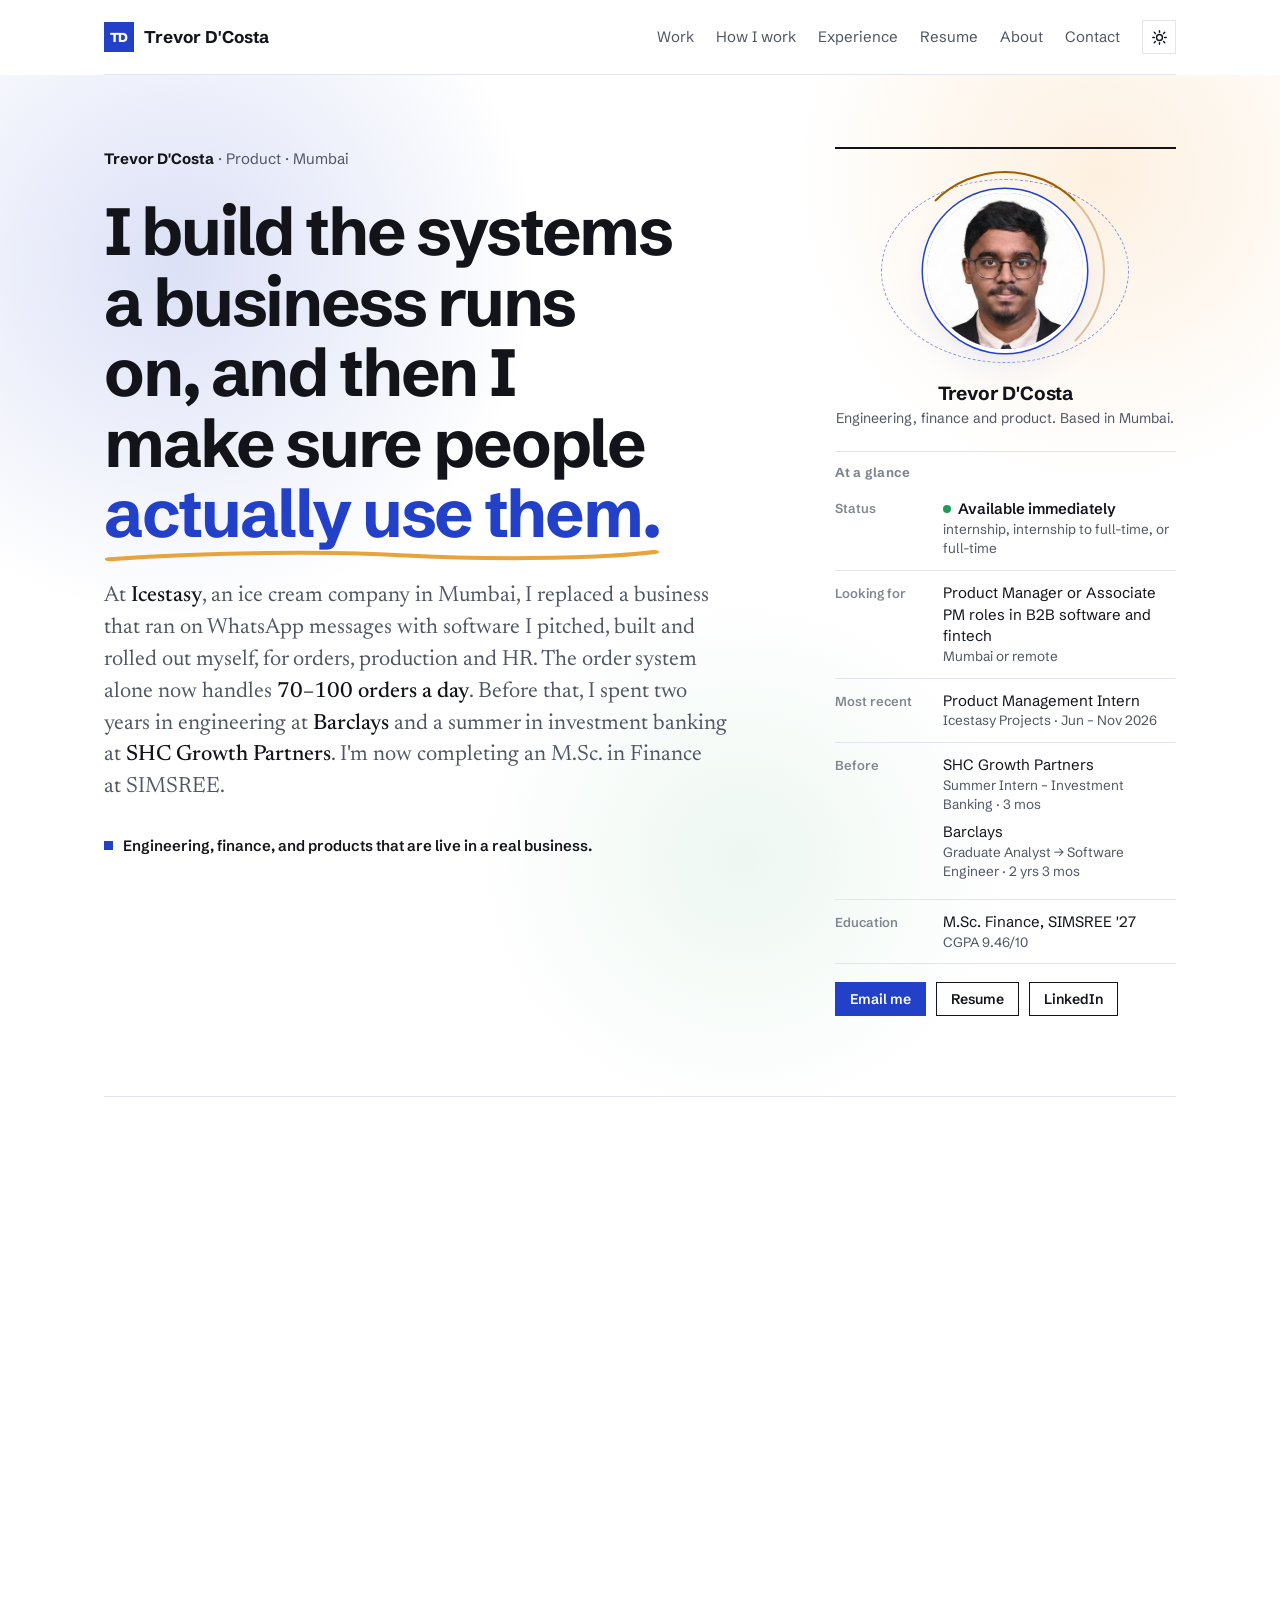
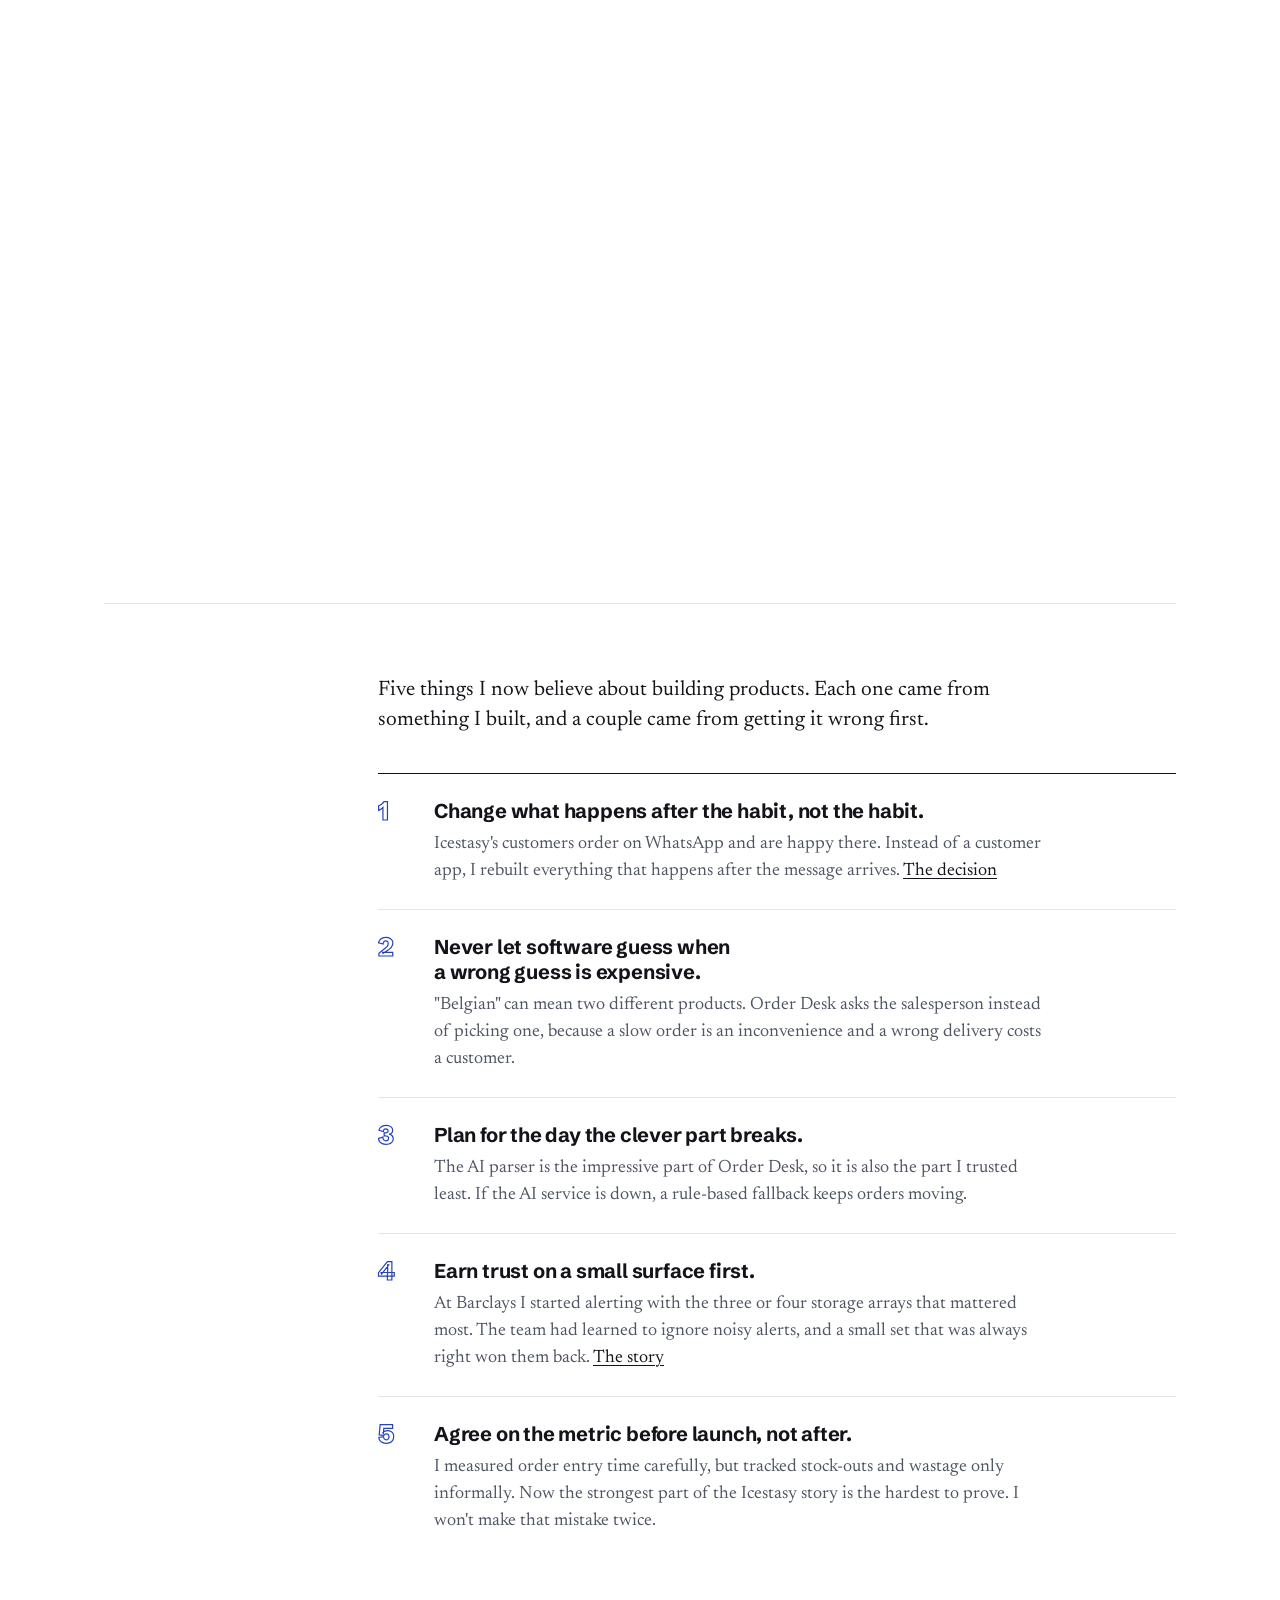
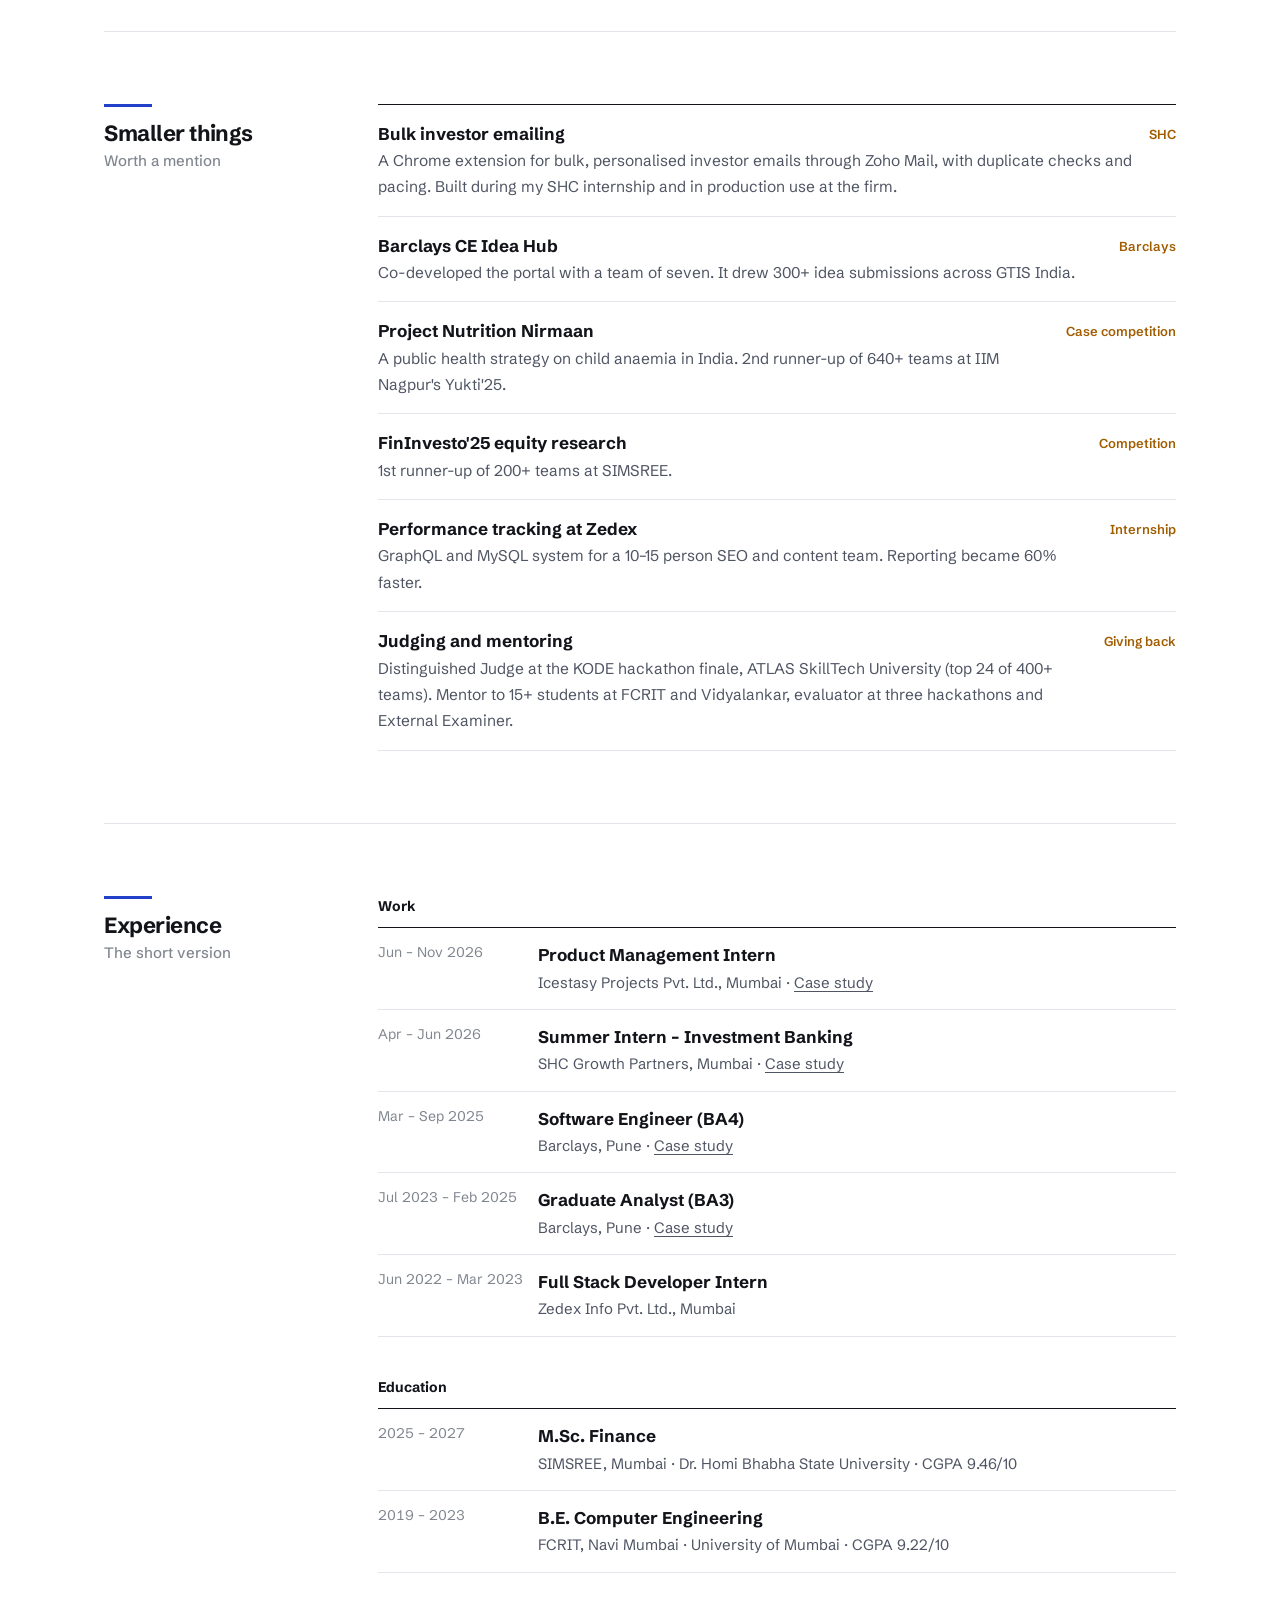
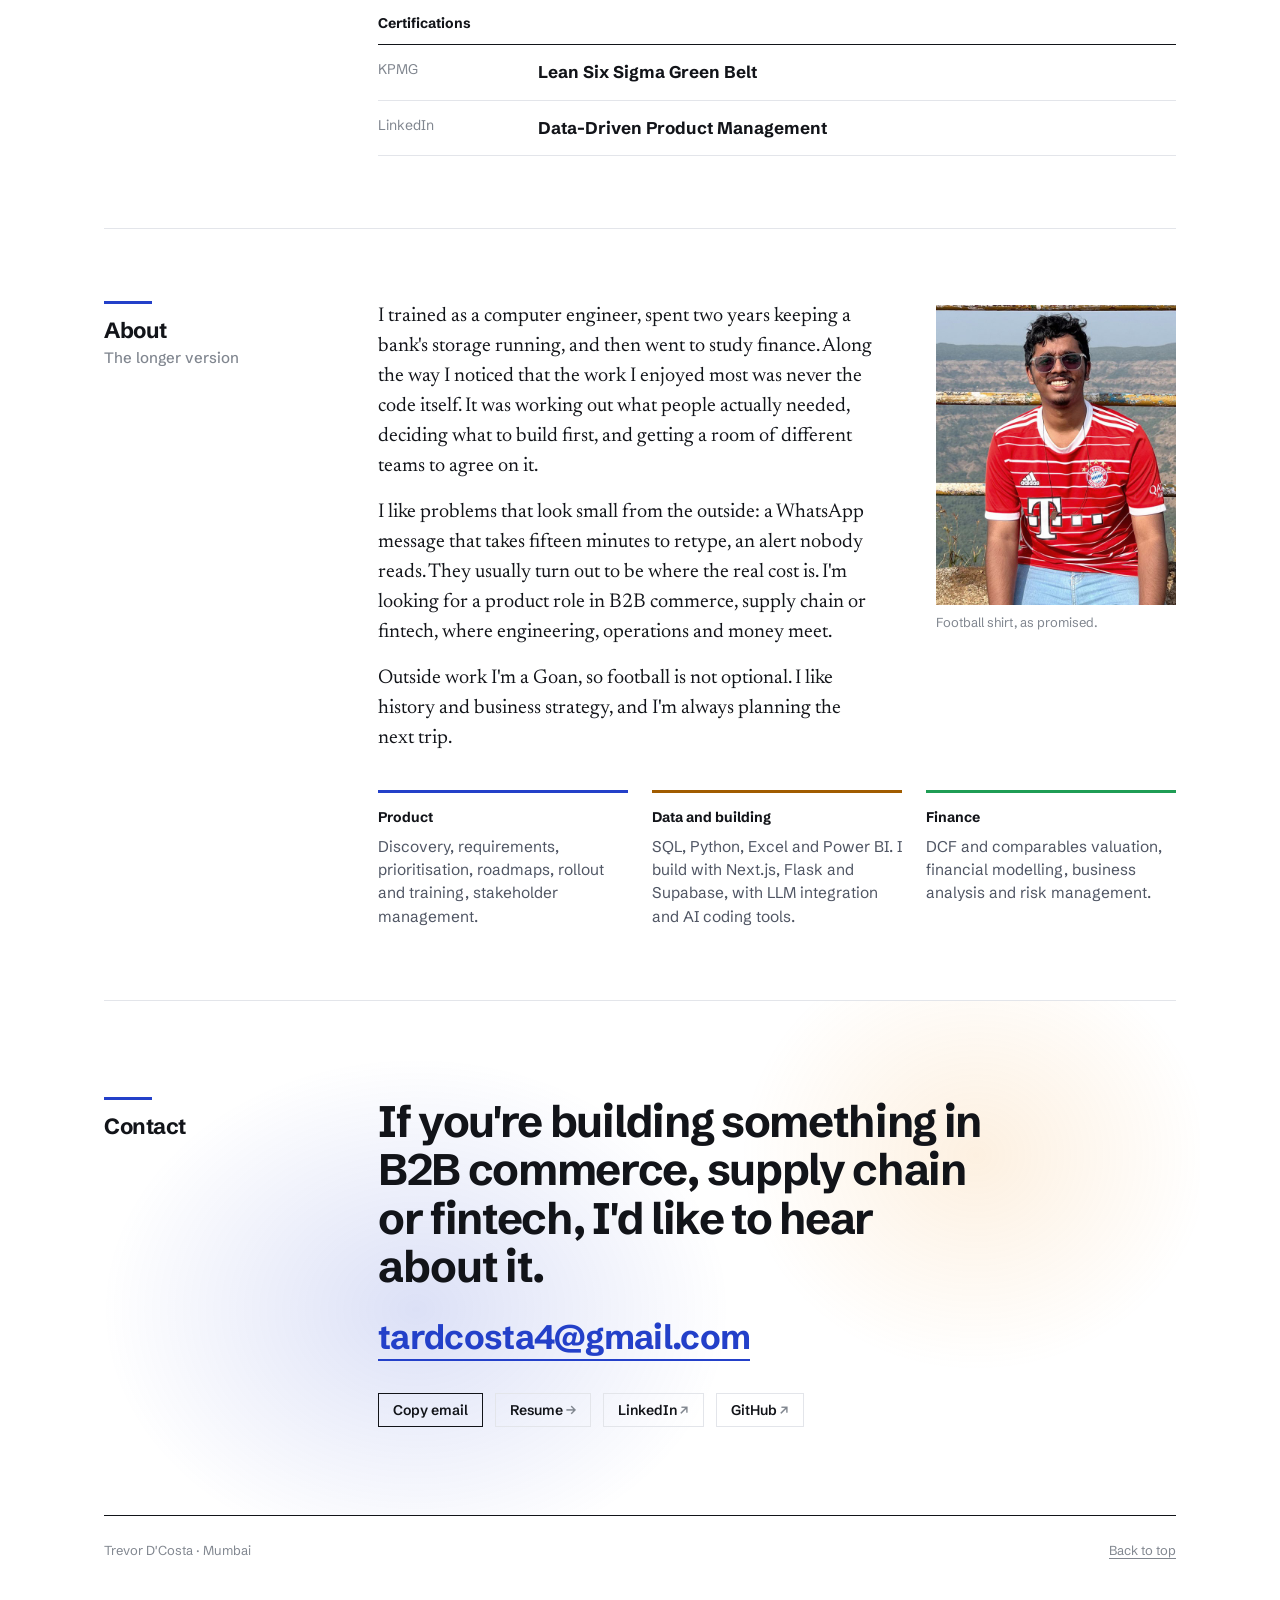
<file: index.html>
<!DOCTYPE html>
<html lang="en">
<head>
<meta charset="utf-8">
<meta name="viewport" content="width=device-width, initial-scale=1">
<title>Trevor D'Costa</title>
<meta name="description" content="Trevor D'Costa builds the systems a business runs on. Product Management Intern at Icestasy; formerly a software engineer at Barclays and an investment banking intern at SHC Growth Partners.">
<meta property="og:title" content="Trevor D'Costa">
<meta property="og:description" content="I build the systems a business runs on, and then I make sure people actually use them.">
<meta property="og:type" content="website">
<meta property="og:url" content="https://dcostat04.github.io/trevorportfolio/">
<meta name="theme-color" content="#2340c9">
<meta property="og:image" content="https://dcostat04.github.io/trevorportfolio/og.png">
<meta property="og:image:width" content="1200">
<meta property="og:image:height" content="630">
<meta property="og:image:alt" content="Trevor D'Costa: I build the systems a business runs on, and then I make sure people actually use them.">
<meta name="twitter:card" content="summary_large_image">
<link rel="icon" href="favicon.svg" type="image/svg+xml">
<link rel="preconnect" href="https://fonts.googleapis.com">
<link rel="preconnect" href="https://fonts.gstatic.com" crossorigin>
<link rel="stylesheet" href="https://fonts.googleapis.com/css2?family=Schibsted+Grotesk:wght@400;500;600;700;800&family=Newsreader:ital,opsz,wght@0,6..72,400;0,6..72,500;1,6..72,400&display=swap">
<link rel="stylesheet" href="css/site.css?v=8">
<script src="js/ui.js?v=5"></script>
</head>
<body>
<a class="skip" href="#work">Skip to work</a>
<div class="wrap">

  <header class="top">
    <a class="me" href="./"><span class="mark" aria-hidden="true">TD</span>Trevor D'Costa</a>
    <nav aria-label="Main">
      <a href="#work">Work</a>
      <a href="#principles">How I work</a>
      <a href="#record">Experience</a>
      <a href="resume.html">Resume</a>
      <a href="#about">About</a>
      <a href="#contact">Contact</a>
    </nav>
  </header>

  <div class="hero">
    <div class="row">
      <div class="hero-text">
        <p class="kicker"><b>Trevor D'Costa</b> · Product · Mumbai</p>
        <h1>I build the systems a business runs on, and then I make sure people <em>actually use them.</em></h1>
        <p class="facts">At <b>Icestasy</b>, an ice cream company in Mumbai, I replaced a business that ran on WhatsApp messages with software I pitched, built and rolled out myself, for orders, production and HR. The order system alone now handles <b>70–100 orders a day</b>. Before that, I spent two years in engineering at <b>Barclays</b> and a summer in investment banking at <b>SHC Growth Partners</b>. I'm now completing an M.Sc. in Finance at SIMSREE.</p>
        <p class="now">Engineering, finance, and products that are live in a real business.</p>
      </div>
      <aside class="glance" id="glance" aria-label="At a glance">
        <h2>At a glance</h2>
        <noscript><p class="note">Open to PM and APM roles in B2B software and fintech, available immediately. <a href="mailto:tardcosta4@gmail.com">tardcosta4@gmail.com</a></p></noscript>
      </aside>
    </div>
  </div>


  <div class="ticker" aria-label="Skills"><div class="ticker-track"><ul><li>Product discovery</li><li>Requirements</li><li>Prioritisation</li><li>Roadmaps</li><li>Stakeholder management</li><li>Business analysis</li><li>Python</li><li>SQL</li><li>Excel</li><li>Power BI</li><li>Next.js</li><li>Flask</li><li>Supabase / PostgreSQL</li><li>LLM integration</li><li>Financial modelling (DCF)</li><li>Risk management</li></ul><ul aria-hidden="true"><li>Product discovery</li><li>Requirements</li><li>Prioritisation</li><li>Roadmaps</li><li>Stakeholder management</li><li>Business analysis</li><li>Python</li><li>SQL</li><li>Excel</li><li>Power BI</li><li>Next.js</li><li>Flask</li><li>Supabase / PostgreSQL</li><li>LLM integration</li><li>Financial modelling (DCF)</li><li>Risk management</li></ul></div></div>

  <section id="work">
    <div class="row">
      <div class="side"><h2>Selected work<span>Three problems, in depth</span></h2></div>
      <div class="main">
        <ol class="index">
          <li><a href="work/icestasy.html">
            <div>
              <p class="meta">Icestasy · Product Management Intern · Jun – Nov 2026</p>
              <h3>Replacing a WhatsApp-run business without asking customers to change</h3>
              <p class="out">Three products, pitched and built on my own: an AI order desk, production planning linked to sales, and an HRMS. <b>70–100 orders a day</b>, and entering one now takes <b>under 2 minutes</b> instead of 10–15.</p>
              <span class="go">Read the case study →</span>
            </div></a></li>
          <li><a href="work/shc.html">
            <div>
              <p class="meta">SHC Growth Partners · Summer Intern, Investment Banking · 2026</p>
              <h3>How many deals can one advisor run?</h3>
              <p class="out">A compliance rules engine, investor matching and a seven-stage deal pipeline, designed so one advisor could run <b>50 deals instead of 5</b>. Pitched to the firm and well received; not deployed.</p>
              <span class="go">Read the case study →</span>
            </div></a></li>
          <li><a href="work/barclays.html">
            <div>
              <p class="meta">Barclays · Graduate Analyst to Software Engineer · 2023–2025</p>
              <h3>Storage alerts that people trust again</h3>
              <p class="out">Alerting, anomaly detection and automated remediation for a bank's storage estate. Incident response <b>48% faster</b>, downtime <b>down 30%</b>, and promoted to BA4 within 20 months.</p>
              <span class="go">Read the case study →</span>
            </div></a></li>
        </ol>
      </div>
    </div>
  </section>

  <section id="principles">
    <div class="row">
      <div class="side"><h2>How I work<span>And where I learned it</span></h2></div>
      <div class="main">
        <p class="intro">Five things I now believe about building products. Each one came from something I built, and a couple came from getting it wrong first.</p>
        <ol class="principles">
          <li><div><h3>Change what happens after the habit, not the habit.</h3>
            <p>Icestasy's customers order on WhatsApp and are happy there. Instead of a customer app, I rebuilt everything that happens after the message arrives. <a href="work/icestasy.html#decision">The decision</a></p></div></li>
          <li><div><h3>Never let software guess when a wrong guess is expensive.</h3>
            <p>"Belgian" can mean two different products. Order Desk asks the salesperson instead of picking one, because a slow order is an inconvenience and a wrong delivery costs a customer.</p></div></li>
          <li><div><h3>Plan for the day the clever part breaks.</h3>
            <p>The AI parser is the impressive part of Order Desk, so it is also the part I trusted least. If the AI service is down, a rule-based fallback keeps orders moving.</p></div></li>
          <li><div><h3>Earn trust on a small surface first.</h3>
            <p>At Barclays I started alerting with the three or four storage arrays that mattered most. The team had learned to ignore noisy alerts, and a small set that was always right won them back. <a href="work/barclays.html">The story</a></p></div></li>
          <li><div><h3>Agree on the metric before launch, not after.</h3>
            <p>I measured order entry time carefully, but tracked stock-outs and wastage only informally. Now the strongest part of the Icestasy story is the hardest to prove. I won't make that mistake twice.</p></div></li>
        </ol>
      </div>
    </div>
  </section>

  <section>
    <div class="row">
      <div class="side"><h2>Smaller things<span>Worth a mention</span></h2></div>
      <div class="main">
        <ul class="smalls">
          <li><div><b>Bulk investor emailing</b><span>A Chrome extension for bulk, personalised investor emails through Zoho Mail, with duplicate checks and pacing. Built during my SHC internship and in production use at the firm.</span></div><em>SHC</em></li>
          <li><div><b>Barclays CE Idea Hub</b><span>Co-developed the portal with a team of seven. It drew 300+ idea submissions across GTIS India.</span></div><em>Barclays</em></li>
          <li><div><b>Project Nutrition Nirmaan</b><span>A public health strategy on child anaemia in India. 2nd runner-up of 640+ teams at IIM Nagpur's Yukti'25.</span></div><em>Case competition</em></li>
          <li><div><b>FinInvesto'25 equity research</b><span>1st runner-up of 200+ teams at SIMSREE.</span></div><em>Competition</em></li>
          <li><div><b>Performance tracking at Zedex</b><span>GraphQL and MySQL system for a 10–15 person SEO and content team. Reporting became 60% faster.</span></div><em>Internship</em></li>
          <li><div><b>Judging and mentoring</b><span>Distinguished Judge at the KODE hackathon finale, ATLAS SkillTech University (top 24 of 400+ teams). Mentor to 15+ students at FCRIT and Vidyalankar, evaluator at three hackathons and External Examiner.</span></div><em>Giving back</em></li>
        </ul>
      </div>
    </div>
  </section>

  <section id="record">
    <div class="row">
      <div class="side"><h2>Experience<span>The short version</span></h2></div>
      <div class="main">
        <div id="record-body"><noscript><p class="note">The full record is on <a href="https://www.linkedin.com/in/trevordco/">LinkedIn</a>.</p></noscript></div>
      </div>
    </div>
  </section>

  <section id="about">
    <div class="row">
      <div class="side"><h2>About<span>The longer version</span></h2></div>
      <div class="main">
        <div class="about-grid">
          <div>
            <p>I trained as a computer engineer, spent two years keeping a bank's storage running, and then went to study finance. Along the way I noticed that the work I enjoyed most was never the code itself. It was working out what people actually needed, deciding what to build first, and getting a room of different teams to agree on it.</p>
            <p>I like problems that look small from the outside: a WhatsApp message that takes fifteen minutes to retype, an alert nobody reads. They usually turn out to be where the real cost is. I'm looking for a product role in B2B commerce, supply chain or fintech, where engineering, operations and money meet.</p>
            <p>Outside work I'm a Goan, so football is not optional. I like history and business strategy, and I'm always planning the next trip.</p>
          </div>
          <figure>
            <img src="images/trevor-portrait.jpg" alt="Trevor D'Costa, smiling, in a red football shirt, with hills behind him" width="640" height="800" loading="lazy">
            <figcaption>Football shirt, as promised.</figcaption>
          </figure>
        </div>
        <div class="tools">
          <div><h3>Product</h3><p>Discovery, requirements, prioritisation, roadmaps, rollout and training, stakeholder management.</p></div>
          <div><h3>Data and building</h3><p>SQL, Python, Excel and Power BI. I build with Next.js, Flask and Supabase, with LLM integration and AI coding tools.</p></div>
          <div><h3>Finance</h3><p>DCF and comparables valuation, financial modelling, business analysis and risk management.</p></div>
        </div>
      </div>
    </div>
  </section>

  <section id="contact" class="contact">
    <div class="row">
      <div class="side"><h2>Contact</h2></div>
      <div class="main">
        <p class="ask">If you're building something in B2B commerce, supply chain or fintech, I'd like to hear about it.</p>
        <a class="mail" id="email" href="mailto:tardcosta4@gmail.com">tardcosta4@gmail.com</a>
        <div class="links">
          <button type="button" class="btn" id="copy">Copy email</button>
          <a href="resume.html">Resume</a>
          <a href="https://www.linkedin.com/in/trevordco/" target="_blank" rel="noopener">LinkedIn</a>
          <a href="https://github.com/dcostat04" target="_blank" rel="noopener">GitHub</a>
        </div>
      </div>
    </div>
  </section>

  <footer><span>Trevor D'Costa · Mumbai</span><a href="#">Back to top</a></footer>
</div>
<script src="js/site.js?v=5"></script>
<script src="js/profile.js?v=5"></script>
</body>
</html>
</file>
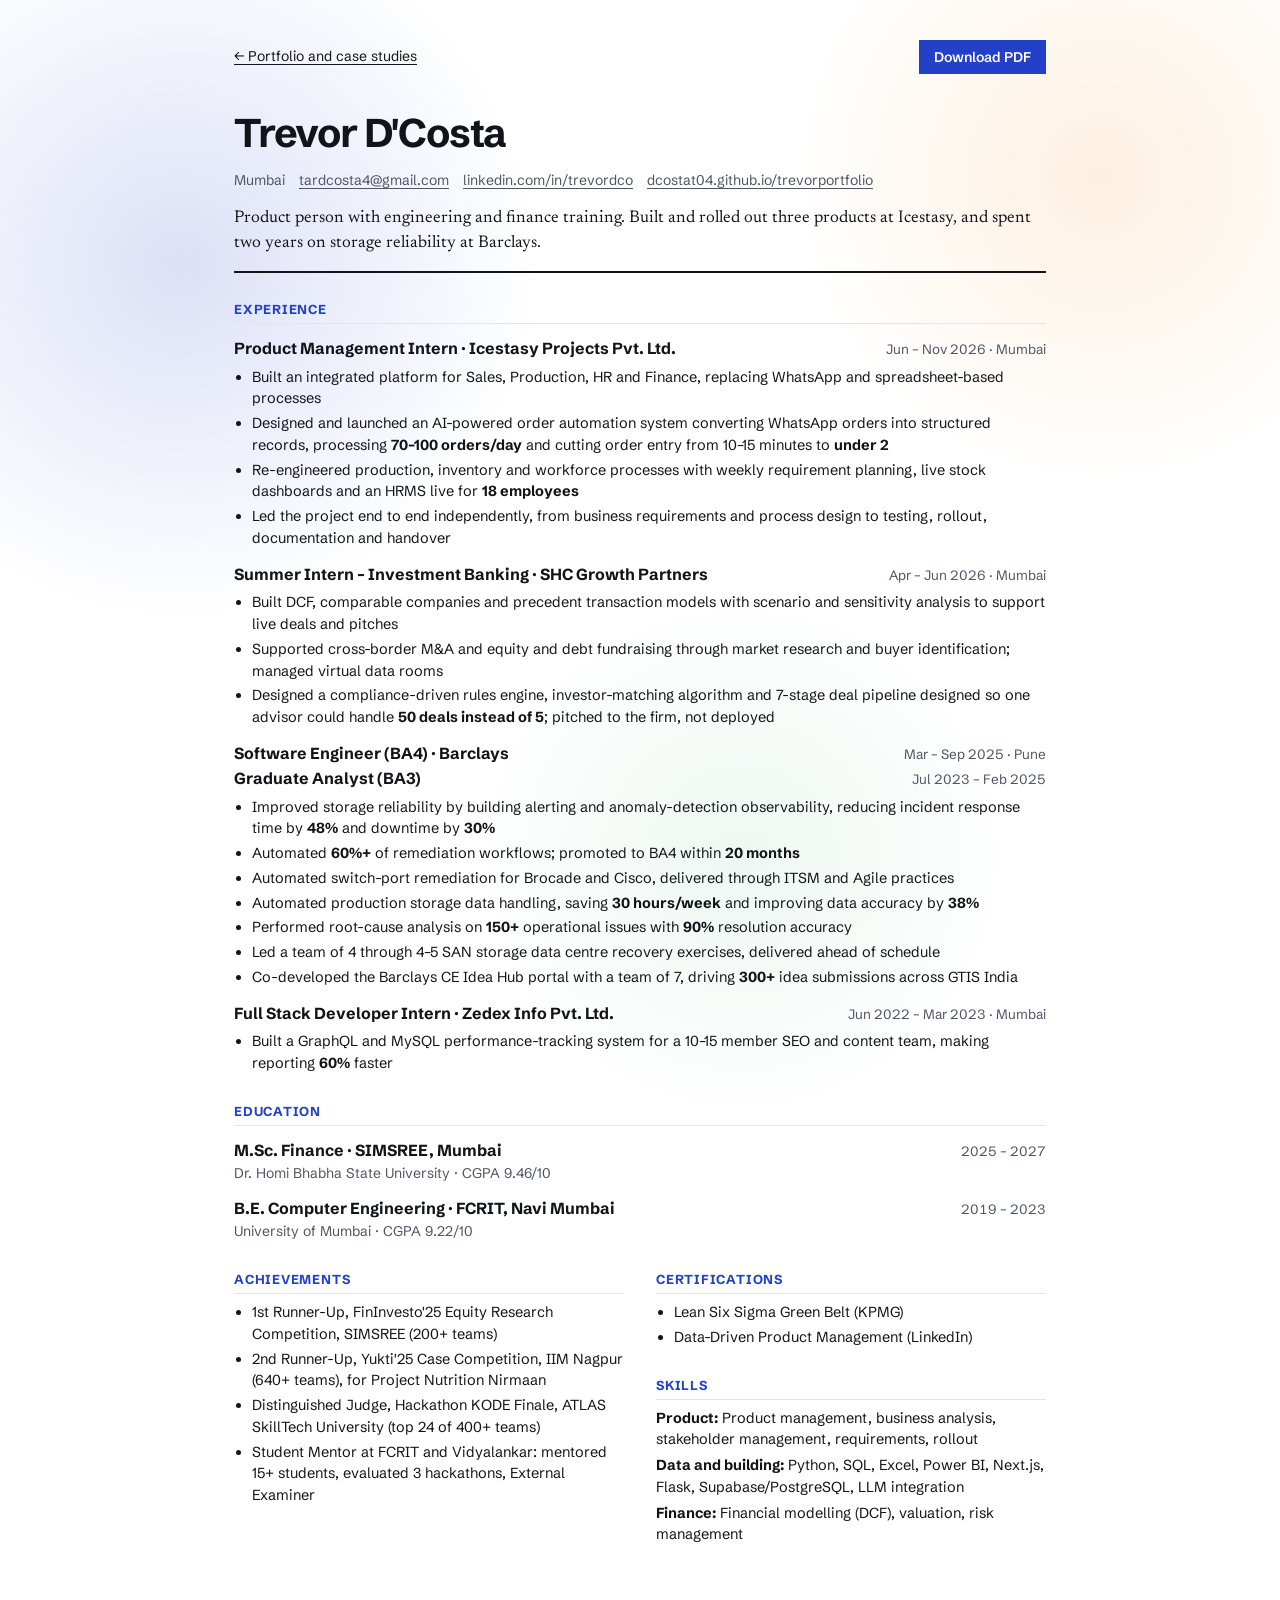
<file: resume.html>
<!DOCTYPE html>
<html lang="en">
<head>
<meta charset="utf-8">
<meta name="viewport" content="width=device-width, initial-scale=1">
<title>Resume · Trevor D'Costa</title>
<meta name="description" content="Resume of Trevor D'Costa: product, engineering and finance. Icestasy, SHC Growth Partners, Barclays.">
<meta name="theme-color" content="#2340c9">
<meta property="og:image" content="https://dcostat04.github.io/trevorportfolio/og.png">
<meta property="og:image:width" content="1200">
<meta property="og:image:height" content="630">
<meta property="og:title" content="Resume · Trevor D'Costa">
<meta property="og:image:alt" content="Trevor D'Costa: I build the systems a business runs on, and then I make sure people actually use them.">
<meta name="twitter:card" content="summary_large_image">
<link rel="icon" href="favicon.svg" type="image/svg+xml">
<link rel="preconnect" href="https://fonts.googleapis.com">
<link rel="preconnect" href="https://fonts.gstatic.com" crossorigin>
<link rel="stylesheet" href="https://fonts.googleapis.com/css2?family=Schibsted+Grotesk:wght@400;500;600;700;800&family=Newsreader:ital,opsz,wght@0,6..72,400;0,6..72,500;1,6..72,400&display=swap">
<link rel="stylesheet" href="css/site.css?v=5">
<script src="js/ui.js?v=5"></script>
</head>
<body>
<main class="resume">
  <div class="tools-bar">
    <a href="./">← Portfolio and case studies</a>
    <a class="btn primary" href="Trevor-DCosta-Resume.pdf" download>Download PDF</a>
  </div>
  <article id="resume" aria-live="polite"><noscript><p class="note">The full record is on <a href="https://www.linkedin.com/in/trevordco/">LinkedIn</a>.</p></noscript></article>
</main>
<script src="js/profile.js?v=5"></script>
</body>
</html>
</file>
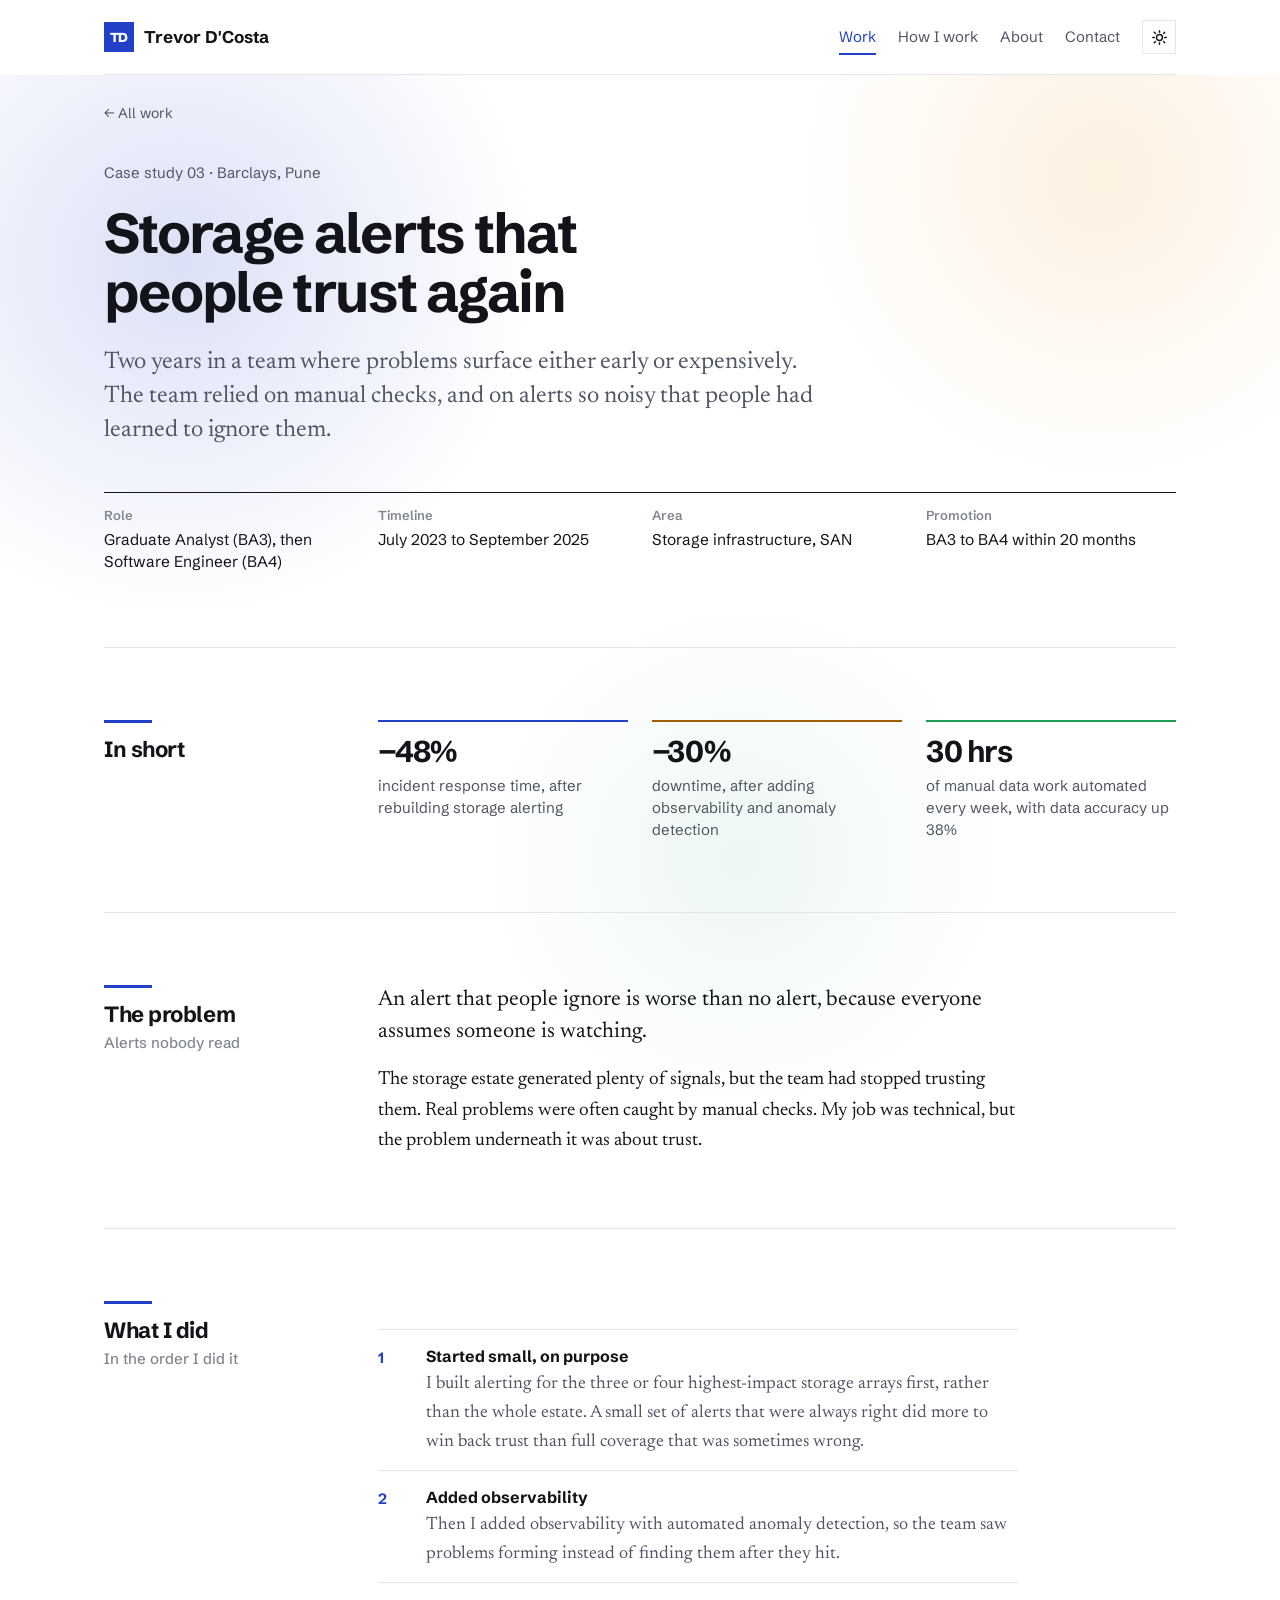
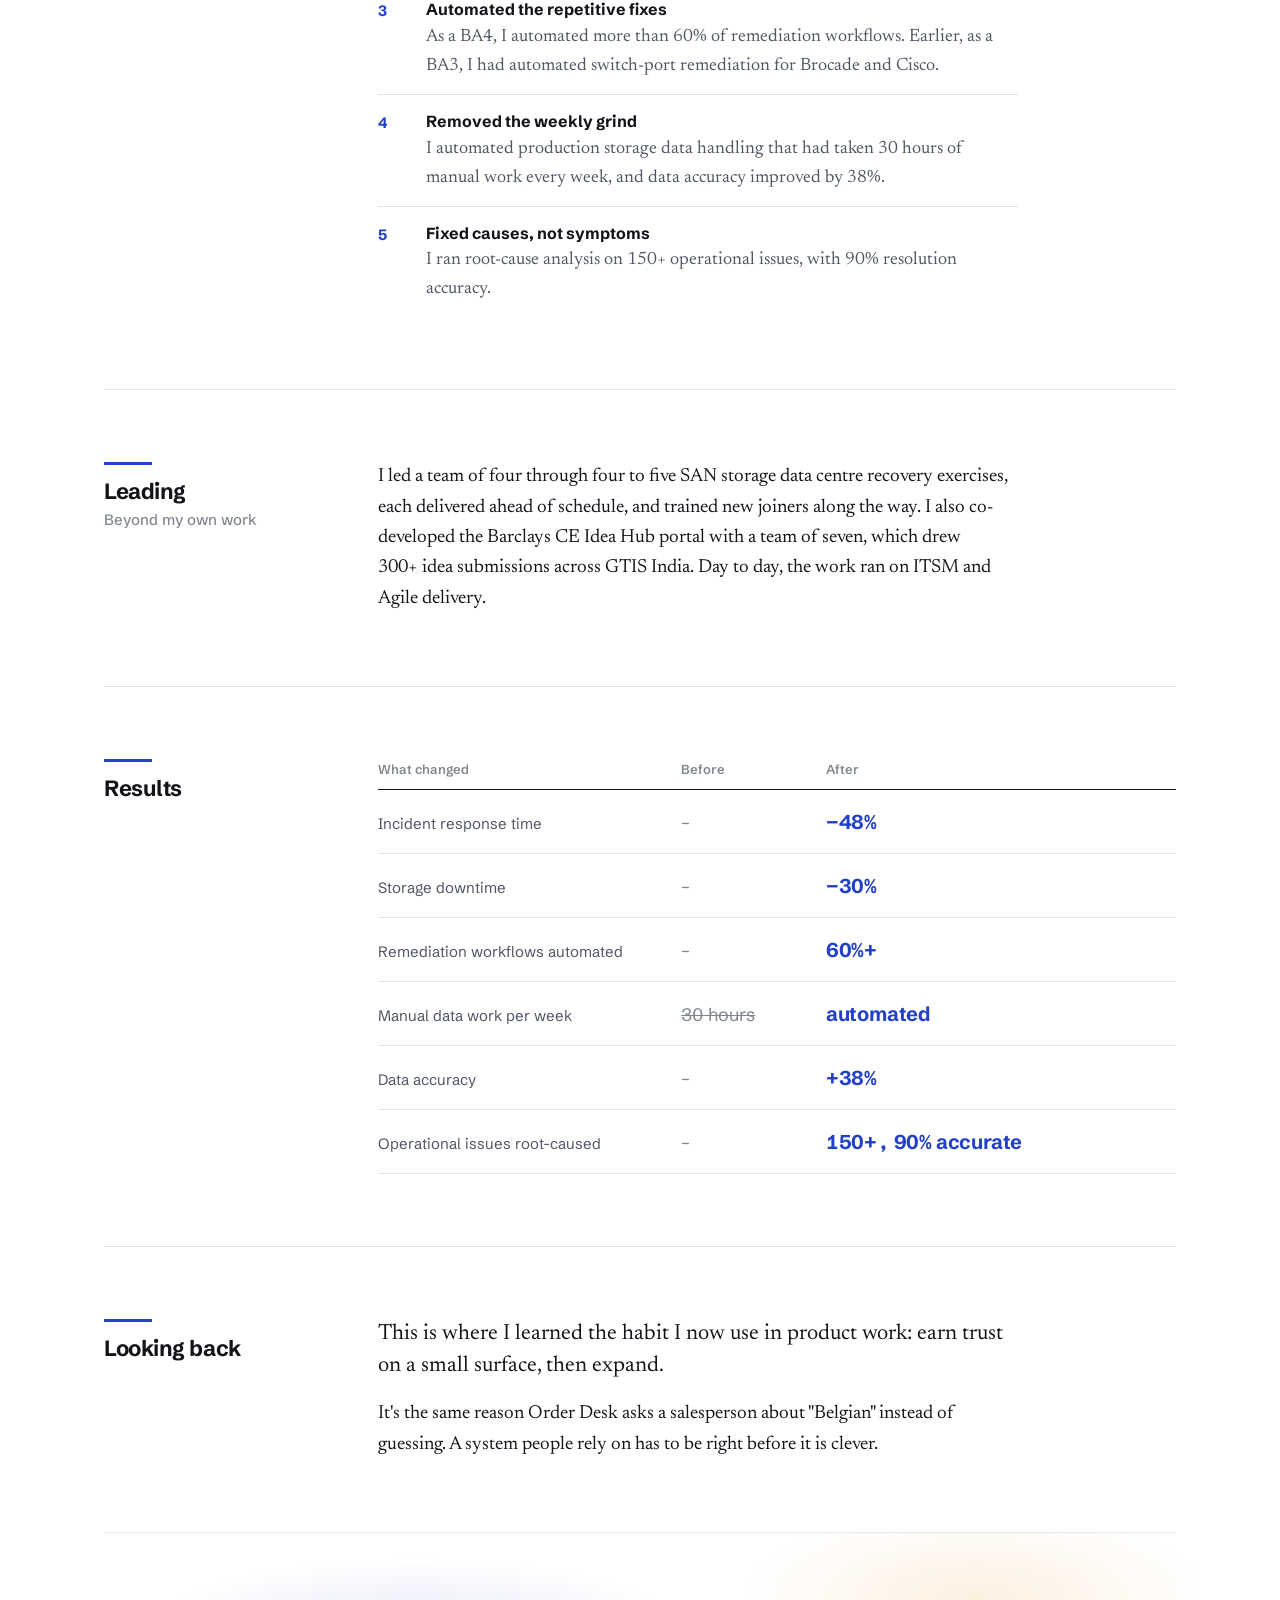
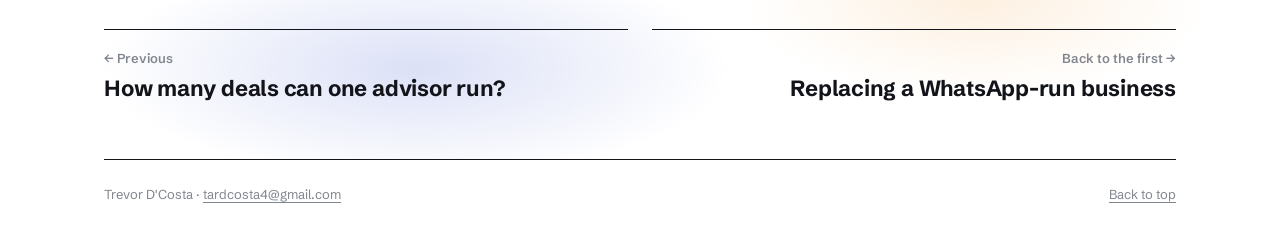
<file: work/barclays.html>
<!DOCTYPE html>
<html lang="en">
<head>
<meta charset="utf-8">
<meta name="viewport" content="width=device-width, initial-scale=1">
<title>Barclays Storage Alerting · Trevor D'Costa</title>
<meta name="description" content="Two years in storage infrastructure at Barclays: alerting, anomaly detection and automated remediation that cut incident response time by 48% and downtime by 30%.">
<meta property="og:title" content="Storage alerts that people trust again">
<meta property="og:description" content="A case study by Trevor D'Costa from two years as a software engineer at Barclays.">
<meta property="og:type" content="article">
<meta name="theme-color" content="#2340c9">
<meta property="og:image" content="https://dcostat04.github.io/trevorportfolio/og.png">
<meta property="og:image:width" content="1200">
<meta property="og:image:height" content="630">
<meta property="og:image:alt" content="Trevor D'Costa: I build the systems a business runs on, and then I make sure people actually use them.">
<meta name="twitter:card" content="summary_large_image">
<link rel="icon" href="../favicon.svg" type="image/svg+xml">
<link rel="preconnect" href="https://fonts.googleapis.com">
<link rel="preconnect" href="https://fonts.gstatic.com" crossorigin>
<link rel="stylesheet" href="https://fonts.googleapis.com/css2?family=Schibsted+Grotesk:wght@400;500;600;700;800&family=Newsreader:ital,opsz,wght@0,6..72,400;0,6..72,500;1,6..72,400&display=swap">
<link rel="stylesheet" href="../css/site.css?v=5">
<script src="../js/ui.js?v=5"></script>
</head>
<body>
<a class="skip" href="#main">Skip to the case study</a>
<div class="wrap">

  <header class="top">
    <a class="me" href="../"><span class="mark" aria-hidden="true">TD</span>Trevor D'Costa</a>
    <nav aria-label="Main">
      <a href="../#work" aria-current="page">Work</a>
      <a href="../#principles">How I work</a>
      <a href="../#about">About</a>
      <a href="../#contact">Contact</a>
    </nav>
  </header>

  <a class="crumb" href="../#work">← All work</a>

  <div class="case-head" id="main">
    <p class="eyebrow">Case study 03 · Barclays, Pune</p>
    <h1>Storage alerts that people trust again</h1>
    <p class="dek">Two years in a team where problems surface either early or expensively. The team relied on manual checks, and on alerts so noisy that people had learned to ignore them.</p>
    <dl class="facts-table">
      <div><dt>Role</dt><dd>Graduate Analyst (BA3), then Software Engineer (BA4)</dd></div>
      <div><dt>Timeline</dt><dd>July 2023 to September 2025</dd></div>
      <div><dt>Area</dt><dd>Storage infrastructure, SAN</dd></div>
      <div><dt>Promotion</dt><dd>BA3 to BA4 within 20 months</dd></div>
    </dl>
  </div>

  <section>
    <div class="row">
      <div class="side"><h2>In short</h2></div>
      <div class="main">
        <div class="tldr">
          <div><b>−48%</b><span>incident response time, after rebuilding storage alerting</span></div>
          <div><b>−30%</b><span>downtime, after adding observability and anomaly detection</span></div>
          <div><b>30 hrs</b><span>of manual data work automated every week, with data accuracy up 38%</span></div>
        </div>
      </div>
    </div>
  </section>

  <section>
    <div class="row">
      <div class="side"><h2>The problem<span>Alerts nobody read</span></h2></div>
      <div class="main prose">
        <p class="lead">An alert that people ignore is worse than no alert, because everyone assumes someone is watching.</p>
        <p>The storage estate generated plenty of signals, but the team had stopped trusting them. Real problems were often caught by manual checks. My job was technical, but the problem underneath it was about trust.</p>
      </div>
    </div>
  </section>

  <section>
    <div class="row">
      <div class="side"><h2>What I did<span>In the order I did it</span></h2></div>
      <div class="main">
        <ol class="steps">
          <li><div><b>Started small, on purpose</b><span>I built alerting for the three or four highest-impact storage arrays first, rather than the whole estate. A small set of alerts that were always right did more to win back trust than full coverage that was sometimes wrong.</span></div></li>
          <li><div><b>Added observability</b><span>Then I added observability with automated anomaly detection, so the team saw problems forming instead of finding them after they hit.</span></div></li>
          <li><div><b>Automated the repetitive fixes</b><span>As a BA4, I automated more than 60% of remediation workflows. Earlier, as a BA3, I had automated switch-port remediation for Brocade and Cisco.</span></div></li>
          <li><div><b>Removed the weekly grind</b><span>I automated production storage data handling that had taken 30 hours of manual work every week, and data accuracy improved by 38%.</span></div></li>
          <li><div><b>Fixed causes, not symptoms</b><span>I ran root-cause analysis on 150+ operational issues, with 90% resolution accuracy.</span></div></li>
        </ol>
      </div>
    </div>
  </section>

  <section>
    <div class="row">
      <div class="side"><h2>Leading<span>Beyond my own work</span></h2></div>
      <div class="main prose">
        <p>I led a team of four through four to five SAN storage data centre recovery exercises, each delivered ahead of schedule, and trained new joiners along the way. I also co-developed the Barclays CE Idea Hub portal with a team of seven, which drew 300+ idea submissions across GTIS India. Day to day, the work ran on ITSM and Agile delivery.</p>
      </div>
    </div>
  </section>

  <section>
    <div class="row">
      <div class="side"><h2>Results</h2></div>
      <div class="main">
        <div class="ledger-wrap">
          <table class="ledger">
            <thead><tr><th>What changed</th><th>Before</th><th>After</th></tr></thead>
            <tbody>
              <tr><td>Incident response time</td><td class="was nil">–</td><td class="is">−48%</td></tr>
              <tr><td>Storage downtime</td><td class="was nil">–</td><td class="is">−30%</td></tr>
              <tr><td>Remediation workflows automated</td><td class="was nil">–</td><td class="is">60%+</td></tr>
              <tr><td>Manual data work per week</td><td class="was">30 hours</td><td class="is">automated</td></tr>
              <tr><td>Data accuracy</td><td class="was nil">–</td><td class="is">+38%</td></tr>
              <tr><td>Operational issues root-caused</td><td class="was nil">–</td><td class="is">150+, 90% accurate</td></tr>
            </tbody>
          </table>
        </div>
      </div>
    </div>
  </section>

  <section>
    <div class="row">
      <div class="side"><h2>Looking back</h2></div>
      <div class="main prose">
        <p class="lead">This is where I learned the habit I now use in product work: earn trust on a small surface, then expand.</p>
        <p>It's the same reason Order Desk asks a salesperson about "Belgian" instead of guessing. A system people rely on has to be right before it is clever.</p>
      </div>
    </div>
  </section>

  <section class="contact" style="padding-bottom:56px">
    <nav class="next" aria-label="More case studies">
      <a href="shc.html"><span>← Previous</span><b>How many deals can one advisor run?</b></a>
      <a href="icestasy.html"><span>Back to the first →</span><b>Replacing a WhatsApp-run business</b></a>
    </nav>
  </section>

  <footer><span>Trevor D'Costa · <a href="mailto:tardcosta4@gmail.com">tardcosta4@gmail.com</a></span><a href="#">Back to top</a></footer>
</div>
<script src="../js/site.js?v=5"></script>
</body>
</html>
</file>
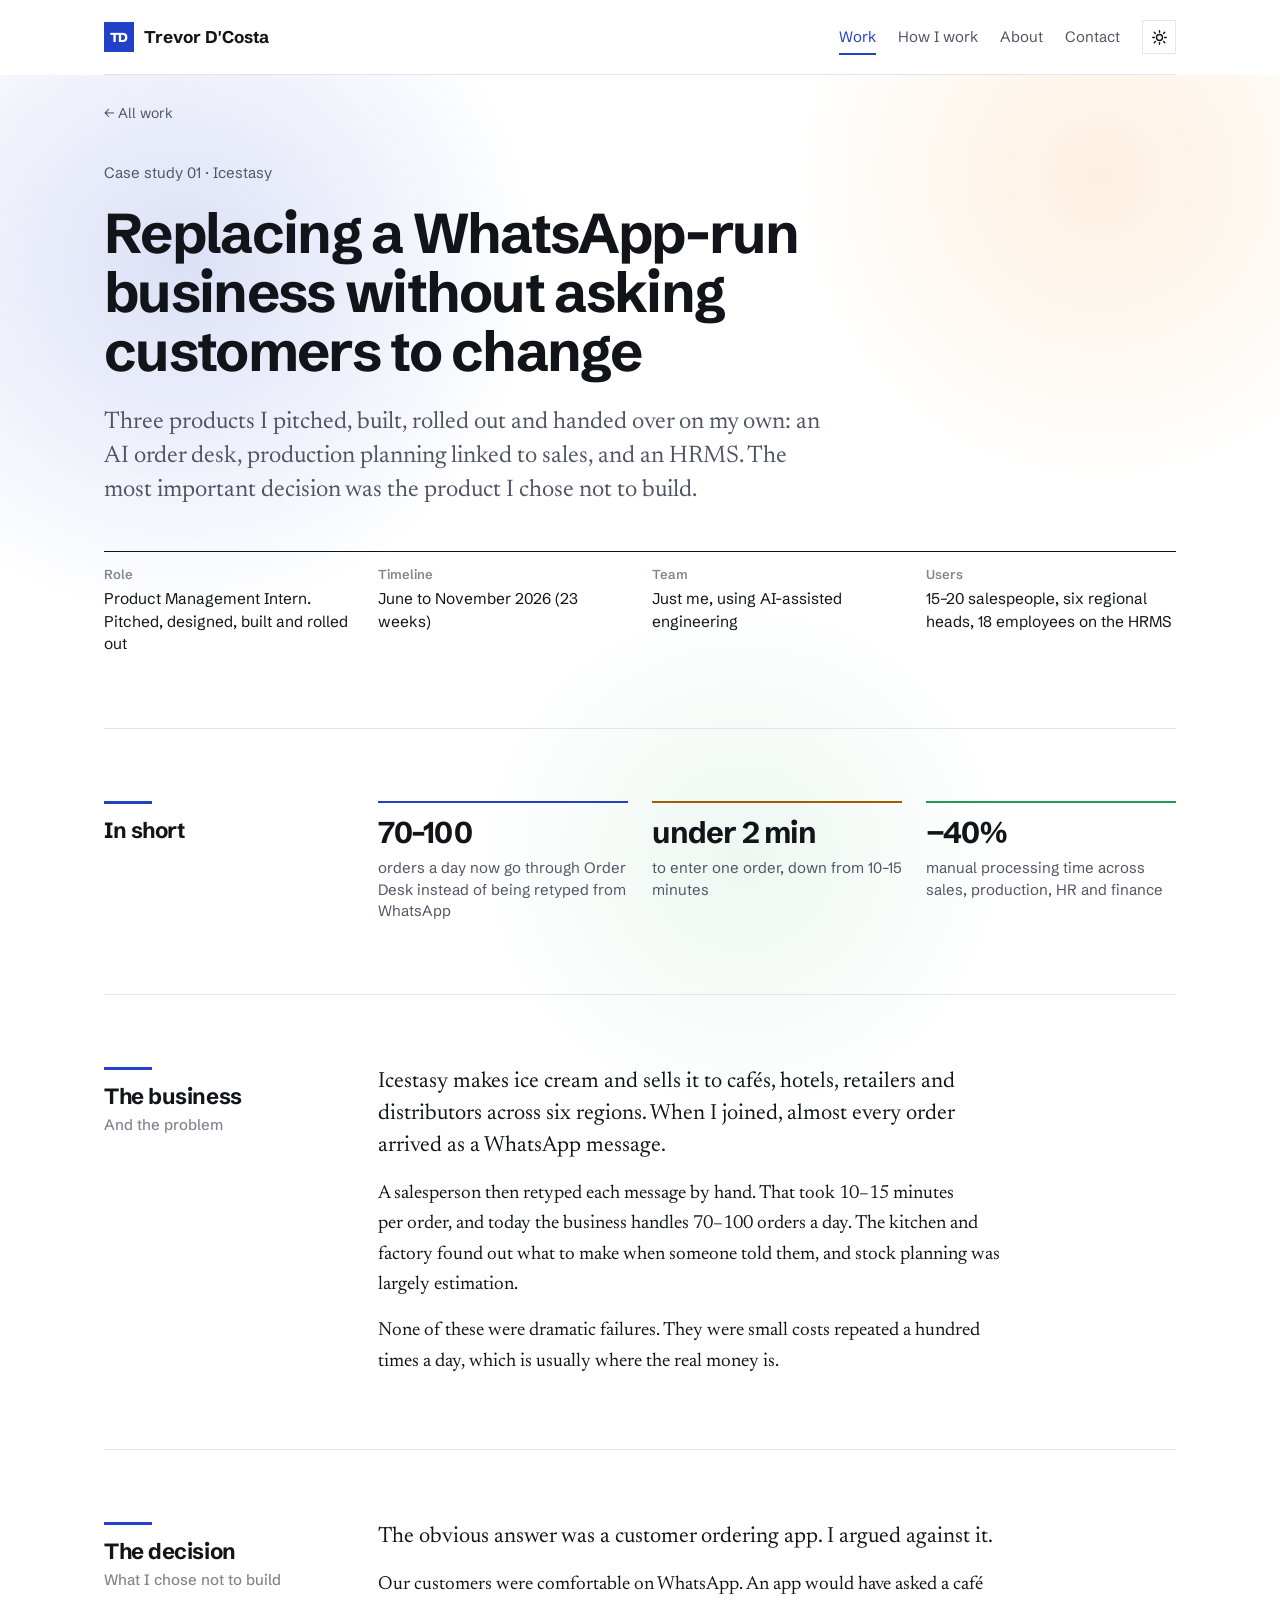
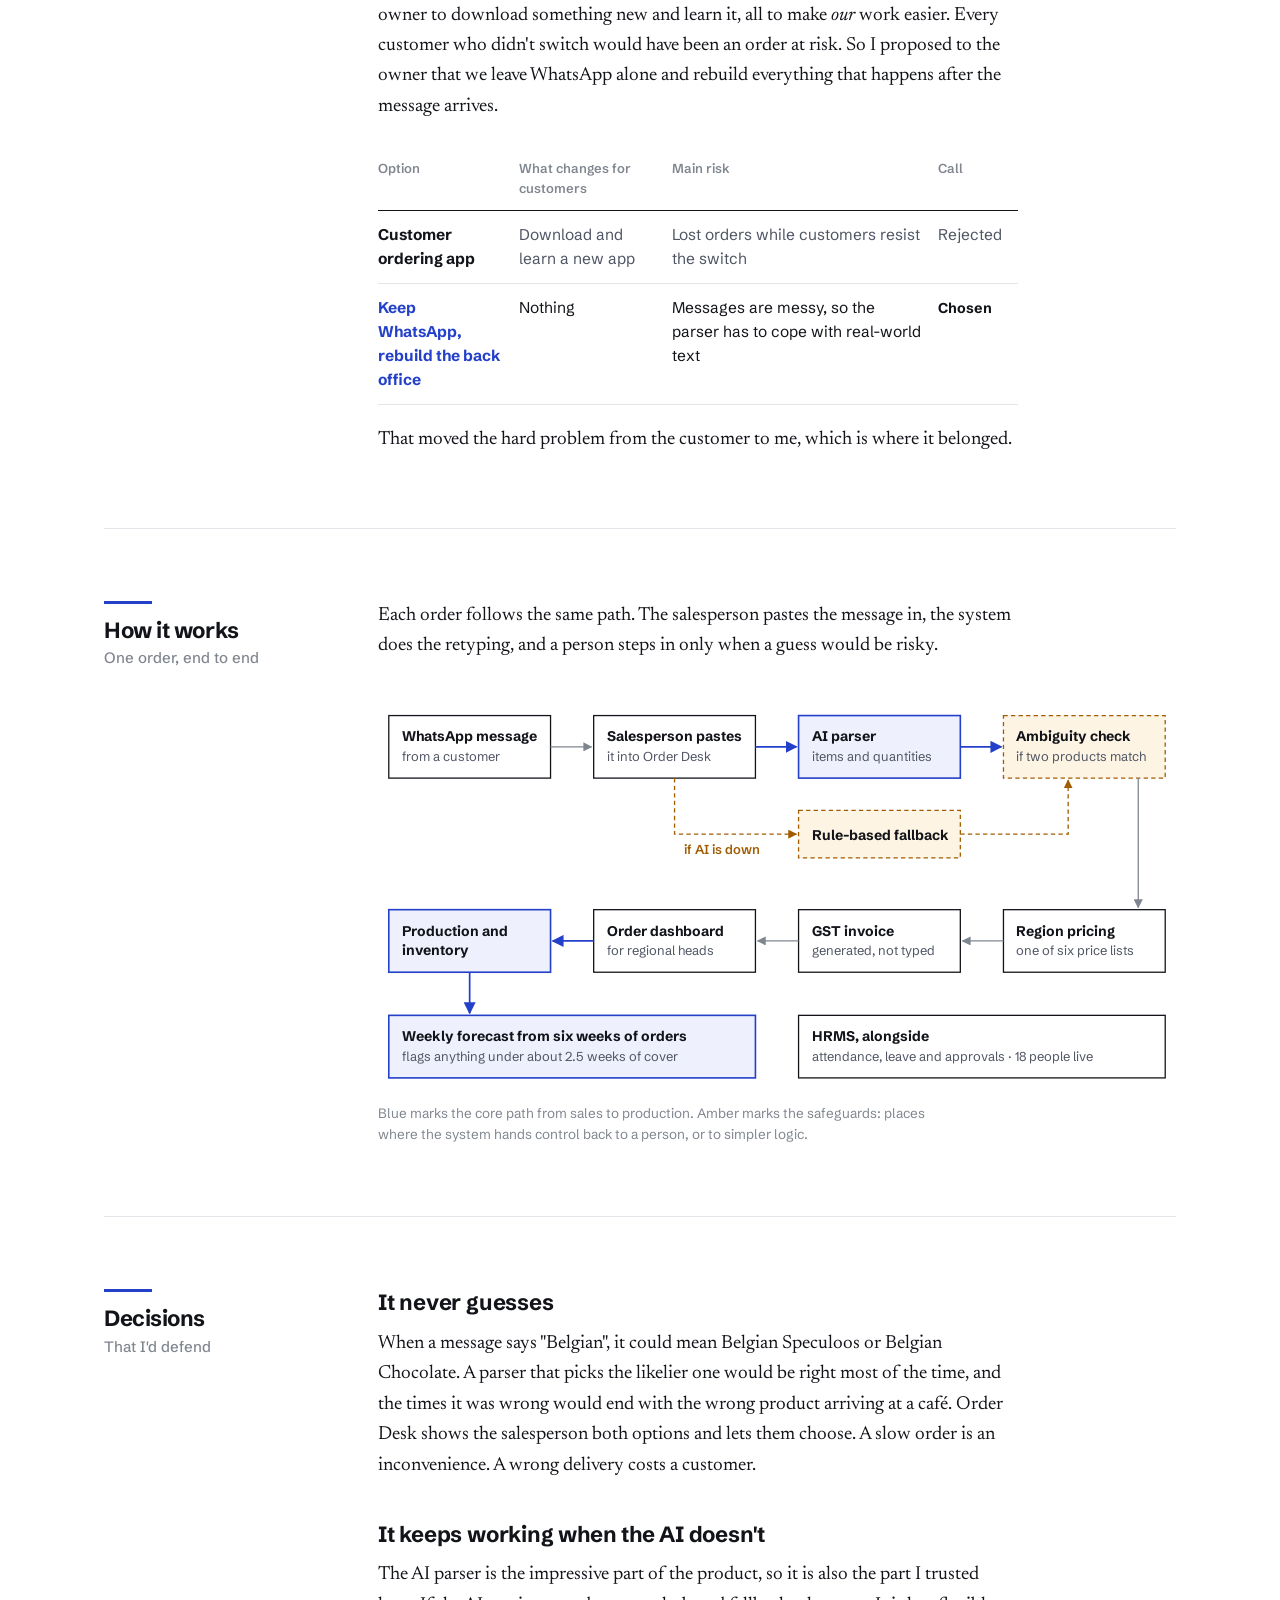
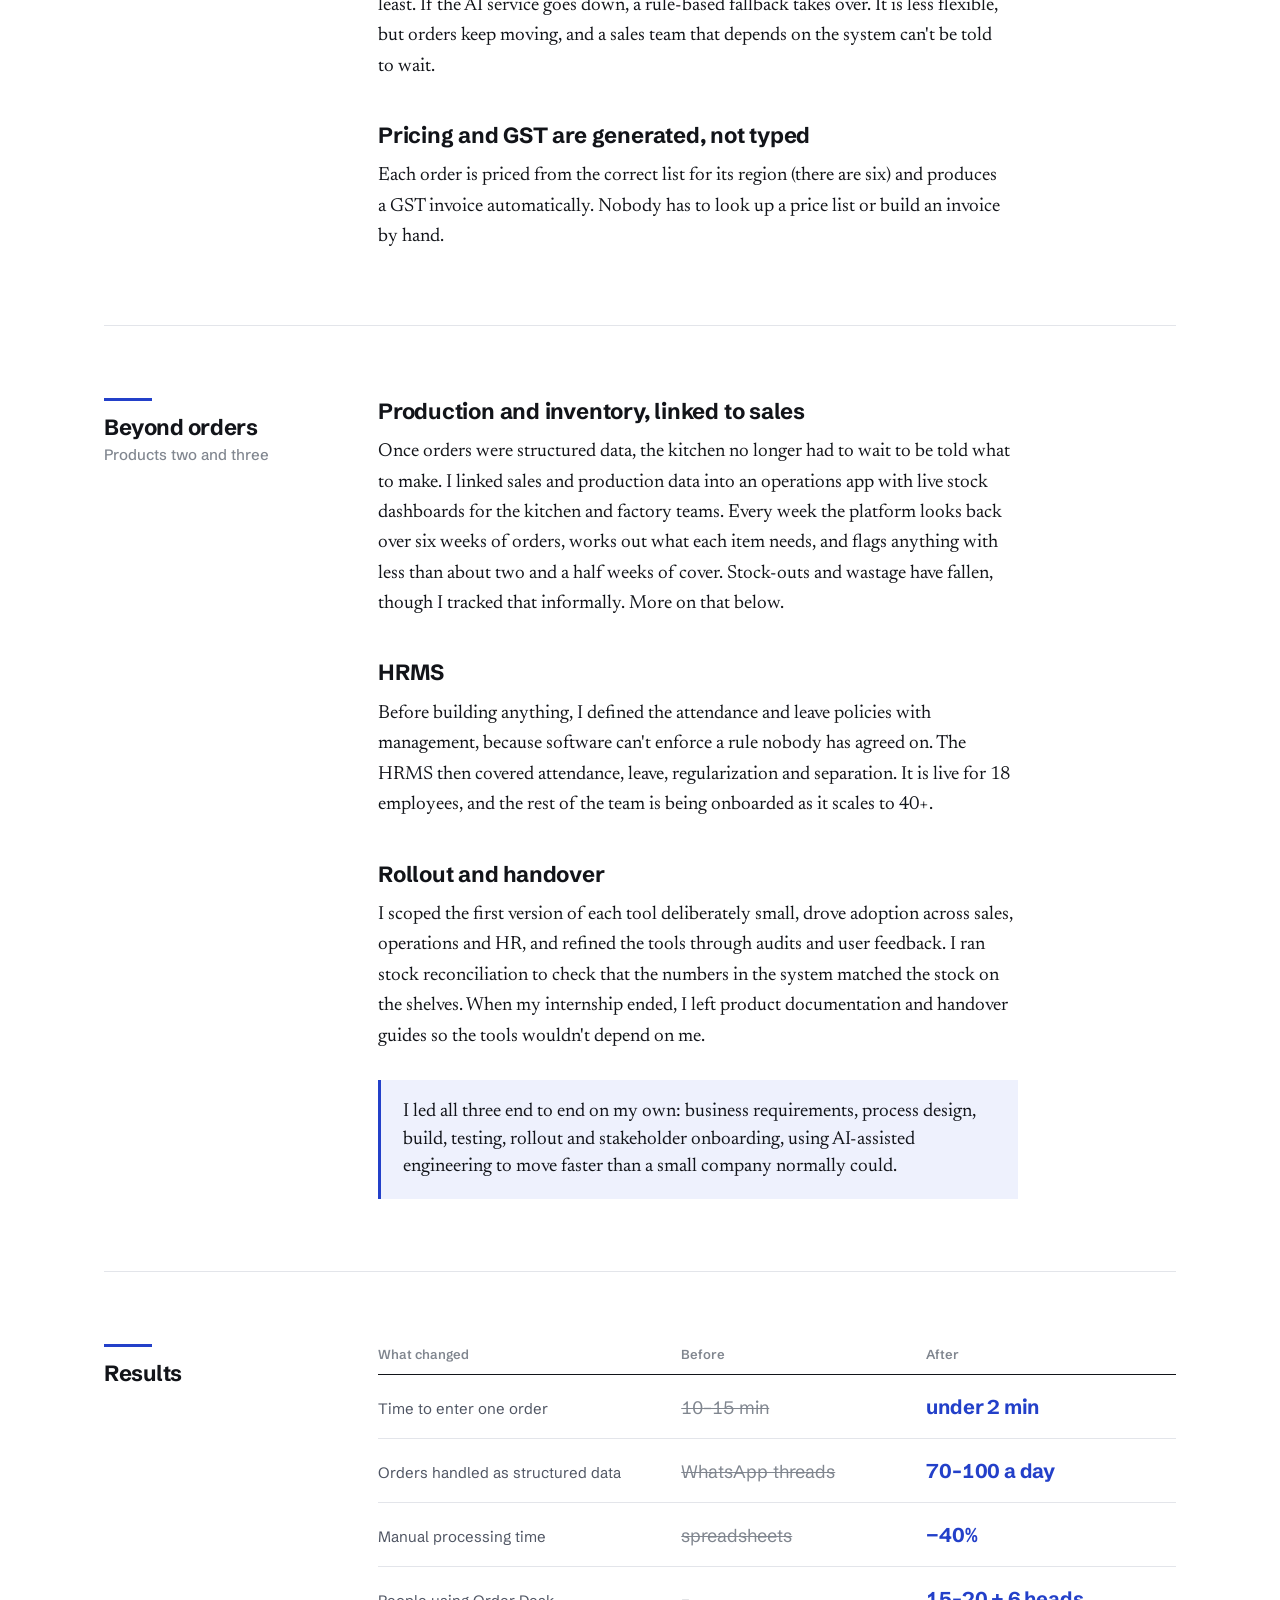
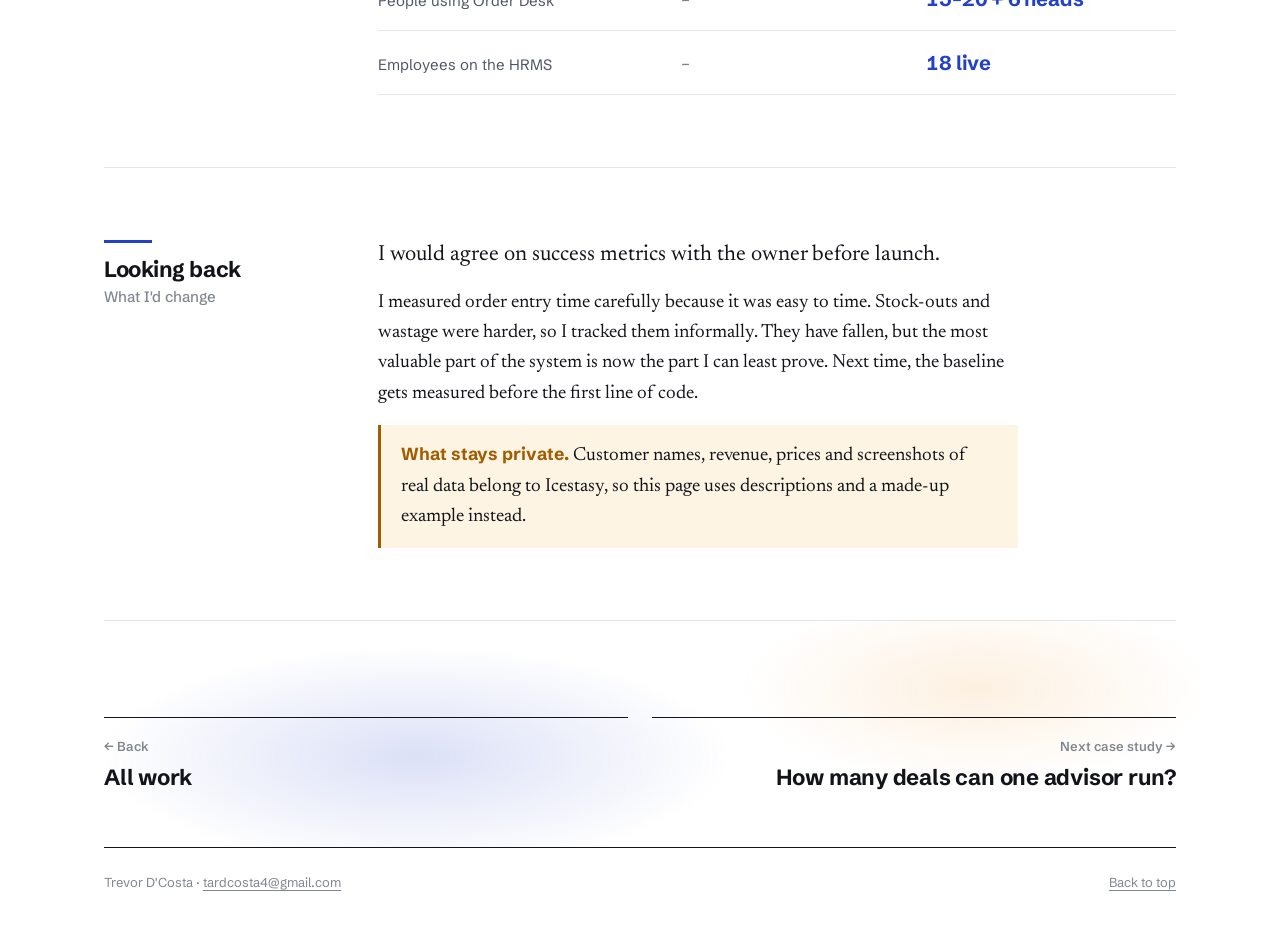
<file: work/icestasy.html>
<!DOCTYPE html>
<html lang="en">
<head>
<meta charset="utf-8">
<meta name="viewport" content="width=device-width, initial-scale=1">
<title>Icestasy Order Desk · Trevor D'Costa</title>
<meta name="description" content="How I replaced a WhatsApp-run order process at Icestasy with an AI order desk, production planning linked to sales, and an HRMS, without asking customers to change how they order.">
<meta property="og:title" content="Replacing a WhatsApp-run business without asking customers to change">
<meta property="og:description" content="A case study by Trevor D'Costa: 70–100 orders a day, order entry down from 10–15 minutes to under 2.">
<meta property="og:type" content="article">
<meta name="theme-color" content="#2340c9">
<meta property="og:image" content="https://dcostat04.github.io/trevorportfolio/og.png">
<meta property="og:image:width" content="1200">
<meta property="og:image:height" content="630">
<meta property="og:image:alt" content="Trevor D'Costa: I build the systems a business runs on, and then I make sure people actually use them.">
<meta name="twitter:card" content="summary_large_image">
<link rel="icon" href="../favicon.svg" type="image/svg+xml">
<link rel="preconnect" href="https://fonts.googleapis.com">
<link rel="preconnect" href="https://fonts.gstatic.com" crossorigin>
<link rel="stylesheet" href="https://fonts.googleapis.com/css2?family=Schibsted+Grotesk:wght@400;500;600;700;800&family=Newsreader:ital,opsz,wght@0,6..72,400;0,6..72,500;1,6..72,400&display=swap">
<link rel="stylesheet" href="../css/site.css?v=7">
<script src="../js/ui.js?v=5"></script>
</head>
<body>
<a class="skip" href="#main">Skip to the case study</a>
<div class="wrap">

  <header class="top">
    <a class="me" href="../"><span class="mark" aria-hidden="true">TD</span>Trevor D'Costa</a>
    <nav aria-label="Main">
      <a href="../#work" aria-current="page">Work</a>
      <a href="../#principles">How I work</a>
      <a href="../#about">About</a>
      <a href="../#contact">Contact</a>
    </nav>
  </header>

  <a class="crumb" href="../#work">← All work</a>

  <div class="case-head" id="main">
    <p class="eyebrow">Case study 01 · Icestasy</p>
    <h1>Replacing a WhatsApp-run business without asking customers to change</h1>
    <p class="dek">Three products I pitched, built, rolled out and handed over on my own: an AI order desk, production planning linked to sales, and an HRMS. The most important decision was the product I chose not to build.</p>
    <dl class="facts-table">
      <div><dt>Role</dt><dd>Product Management Intern. Pitched, designed, built and rolled out</dd></div>
      <div><dt>Timeline</dt><dd>June to November 2026 (23 weeks)</dd></div>
      <div><dt>Team</dt><dd>Just me, using AI-assisted engineering</dd></div>
      <div><dt>Users</dt><dd>15–20 salespeople, six regional heads, 18 employees on the HRMS</dd></div>
    </dl>
  </div>

  <section>
    <div class="row">
      <div class="side"><h2>In short</h2></div>
      <div class="main">
        <div class="tldr">
          <div><b>70–100</b><span>orders a day now go through Order Desk instead of being retyped from WhatsApp</span></div>
          <div><b>under 2 min</b><span>to enter one order, down from 10–15 minutes</span></div>
          <div><b>−40%</b><span>manual processing time across sales, production, HR and finance</span></div>
        </div>
      </div>
    </div>
  </section>

  <section>
    <div class="row">
      <div class="side"><h2>The business<span>And the problem</span></h2></div>
      <div class="main prose">
        <p class="lead">Icestasy makes ice cream and sells it to cafés, hotels, retailers and distributors across six regions. When I joined, almost every order arrived as a WhatsApp message.</p>
        <p>A salesperson then retyped each message by hand. That took 10–15 minutes per order, and today the business handles 70–100 orders a day. The kitchen and factory found out what to make when someone told them, and stock planning was largely estimation.</p>
        <p>None of these were dramatic failures. They were small costs repeated a hundred times a day, which is usually where the real money is.</p>
      </div>
    </div>
  </section>

  <section id="decision">
    <div class="row">
      <div class="side"><h2>The decision<span>What I chose not to build</span></h2></div>
      <div class="main prose">
        <p class="lead">The obvious answer was a customer ordering app. I argued against it.</p>
        <p>Our customers were comfortable on WhatsApp. An app would have asked a café owner to download something new and learn it, all to make <em>our</em> work easier. Every customer who didn't switch would have been an order at risk. So I proposed to the owner that we leave WhatsApp alone and rebuild everything that happens after the message arrives.</p>
        <div class="options-wrap">
          <table class="options">
            <thead><tr><th>Option</th><th>What changes for customers</th><th>Main risk</th><th>Call</th></tr></thead>
            <tbody>
              <tr><th>Customer ordering app</th><td>Download and learn a new app</td><td>Lost orders while customers resist the switch</td><td>Rejected</td></tr>
              <tr class="pick"><th>Keep WhatsApp, rebuild the back office</th><td>Nothing</td><td>Messages are messy, so the parser has to cope with real-world text</td><td><b>Chosen</b></td></tr>
            </tbody>
          </table>
        </div>
        <p style="margin-top:20px">That moved the hard problem from the customer to me, which is where it belonged.</p>
      </div>
    </div>
  </section>

  <section id="how">
    <div class="row">
      <div class="side"><h2>How it works<span>One order, end to end</span></h2></div>
      <div class="main">
        <div class="prose">
          <p>Each order follows the same path. The salesperson pastes the message in, the system does the retyping, and a person steps in only when a guess would be risky.</p>
        </div>
        <figure class="diagram">
          <div style="overflow-x:auto">
          <svg viewBox="0 0 740 370" role="img" aria-labelledby="dg-title dg-desc" style="min-width:640px">
            <title id="dg-title">How an order moves through the Icestasy system</title>
            <desc id="dg-desc">A WhatsApp message is pasted into Order Desk. The AI parser, or a rule-based fallback if the AI service is down, turns it into a structured order. Ambiguous items go to the salesperson to confirm. The order is priced for its region, invoiced with GST and shown on the dashboard, and it feeds production and inventory planning, which forecasts weekly needs from six weeks of orders. The HRMS runs alongside.</desc>
            <defs>
              <marker id="ah" viewBox="0 0 10 10" refX="9" refY="5" markerWidth="7" markerHeight="7" orient="auto-start-reverse"><path d="M0 0L10 5L0 10z" class="dg-head"/></marker>
              <marker id="ahk" viewBox="0 0 10 10" refX="9" refY="5" markerWidth="7" markerHeight="7" orient="auto-start-reverse"><path d="M0 0L10 5L0 10z" class="dg-head key"/></marker>
              <marker id="ahw" viewBox="0 0 10 10" refX="9" refY="5" markerWidth="7" markerHeight="7" orient="auto-start-reverse"><path d="M0 0L10 5L0 10z" class="dg-head warn"/></marker>
            </defs>
            <!-- row A -->
            <rect class="dg-box" x="10" y="20" width="150" height="58"/>
            <text class="dg-t" x="22" y="44">WhatsApp message</text><text class="dg-s" x="22" y="62">from a customer</text>
            <rect class="dg-box" x="200" y="20" width="150" height="58"/>
            <text class="dg-t" x="212" y="44">Salesperson pastes</text><text class="dg-s" x="212" y="62">it into Order Desk</text>
            <rect class="dg-key" x="390" y="20" width="150" height="58"/>
            <text class="dg-t" x="402" y="44">AI parser</text><text class="dg-s" x="402" y="62">items and quantities</text>
            <rect class="dg-warn" x="580" y="20" width="150" height="58"/>
            <text class="dg-t" x="592" y="44">Ambiguity check</text><text class="dg-s" x="592" y="62">if two products match</text>
            <path class="dg-line" d="M160 49H198" marker-end="url(#ah)"/>
            <path class="dg-line key" d="M350 49H388" marker-end="url(#ahk)"/>
            <path class="dg-line key" d="M540 49H578" marker-end="url(#ahk)"/>
            <!-- fallback -->
            <rect class="dg-warn" x="390" y="108" width="150" height="44"/>
            <text class="dg-t" x="402" y="135">Rule-based fallback</text>
            <path class="dg-line warn" d="M275 78V130H388" marker-end="url(#ahw)"/>
            <text class="dg-a" x="284" y="148">if AI is down</text>
            <path class="dg-line warn" d="M540 130H640V80" marker-end="url(#ahw)"/>
            <!-- row B -->
            <path class="dg-line" d="M705 78V198" marker-end="url(#ah)"/>
            <rect class="dg-box" x="580" y="200" width="150" height="58"/>
            <text class="dg-t" x="592" y="224">Region pricing</text><text class="dg-s" x="592" y="242">one of six price lists</text>
            <rect class="dg-box" x="390" y="200" width="150" height="58"/>
            <text class="dg-t" x="402" y="224">GST invoice</text><text class="dg-s" x="402" y="242">generated, not typed</text>
            <rect class="dg-box" x="200" y="200" width="150" height="58"/>
            <text class="dg-t" x="212" y="224">Order dashboard</text><text class="dg-s" x="212" y="242">for regional heads</text>
            <rect class="dg-key" x="10" y="200" width="150" height="58"/>
            <text class="dg-t" x="22" y="224">Production and</text><text class="dg-t" x="22" y="242">inventory</text>
            <path class="dg-line" d="M580 229H542" marker-end="url(#ah)"/>
            <path class="dg-line" d="M390 229H352" marker-end="url(#ah)"/>
            <path class="dg-line key" d="M200 229H162" marker-end="url(#ahk)"/>
            <!-- row C -->
            <path class="dg-line key" d="M85 258V296" marker-end="url(#ahk)"/>
            <rect class="dg-key" x="10" y="298" width="340" height="58"/>
            <text class="dg-t" x="22" y="322">Weekly forecast from six weeks of orders</text>
            <text class="dg-s" x="22" y="340">flags anything under about 2.5 weeks of cover</text>
            <rect class="dg-box" x="390" y="298" width="340" height="58"/>
            <text class="dg-t" x="402" y="322">HRMS, alongside</text>
            <text class="dg-s" x="402" y="340">attendance, leave and approvals · 18 people live</text>
          </svg>
          </div>
          <figcaption>Blue marks the core path from sales to production. Amber marks the safeguards: places where the system hands control back to a person, or to simpler logic.</figcaption>
        </figure>

      </div>
    </div>
  </section>

  <section>
    <div class="row">
      <div class="side"><h2>Decisions<span>That I'd defend</span></h2></div>
      <div class="main prose">
        <h3>It never guesses</h3>
        <p>When a message says "Belgian", it could mean Belgian Speculoos or Belgian Chocolate. A parser that picks the likelier one would be right most of the time, and the times it was wrong would end with the wrong product arriving at a café. Order Desk shows the salesperson both options and lets them choose. A slow order is an inconvenience. A wrong delivery costs a customer.</p>
        <h3>It keeps working when the AI doesn't</h3>
        <p>The AI parser is the impressive part of the product, so it is also the part I trusted least. If the AI service goes down, a rule-based fallback takes over. It is less flexible, but orders keep moving, and a sales team that depends on the system can't be told to wait.</p>
        <h3>Pricing and GST are generated, not typed</h3>
        <p>Each order is priced from the correct list for its region (there are six) and produces a GST invoice automatically. Nobody has to look up a price list or build an invoice by hand.</p>
      </div>
    </div>
  </section>

  <section>
    <div class="row">
      <div class="side"><h2>Beyond orders<span>Products two and three</span></h2></div>
      <div class="main prose">
        <h3>Production and inventory, linked to sales</h3>
        <p>Once orders were structured data, the kitchen no longer had to wait to be told what to make. I linked sales and production data into an operations app with live stock dashboards for the kitchen and factory teams. Every week the platform looks back over six weeks of orders, works out what each item needs, and flags anything with less than about two and a half weeks of cover. Stock-outs and wastage have fallen, though I tracked that informally. More on that below.</p>
        <h3>HRMS</h3>
        <p>Before building anything, I defined the attendance and leave policies with management, because software can't enforce a rule nobody has agreed on. The HRMS then covered attendance, leave, regularization and separation. It is live for 18 employees, and the rest of the team is being onboarded as it scales to 40+.</p>
        <h3>Rollout and handover</h3>
        <p>I scoped the first version of each tool deliberately small, drove adoption across sales, operations and HR, and refined the tools through audits and user feedback. I ran stock reconciliation to check that the numbers in the system matched the stock on the shelves. When my internship ended, I left product documentation and handover guides so the tools wouldn't depend on me.</p>
        <div class="callout">I led all three end to end on my own: business requirements, process design, build, testing, rollout and stakeholder onboarding, using AI-assisted engineering to move faster than a small company normally could.</div>
      </div>
    </div>
  </section>

  <section>
    <div class="row">
      <div class="side"><h2>Results</h2></div>
      <div class="main">
        <div class="ledger-wrap">
          <table class="ledger">
            <thead><tr><th>What changed</th><th>Before</th><th>After</th></tr></thead>
            <tbody>
              <tr><td>Time to enter one order</td><td class="was">10–15 min</td><td class="is">under 2 min</td></tr>
              <tr><td>Orders handled as structured data</td><td class="was">WhatsApp threads</td><td class="is">70–100 a day</td></tr>
              <tr><td>Manual processing time</td><td class="was">spreadsheets</td><td class="is">−40%</td></tr>
              <tr><td>People using Order Desk</td><td class="was nil">–</td><td class="is">15–20 + 6 heads</td></tr>
              <tr><td>Employees on the HRMS</td><td class="was nil">–</td><td class="is">18 live</td></tr>
            </tbody>
          </table>
        </div>
      </div>
    </div>
  </section>

  <section>
    <div class="row">
      <div class="side"><h2>Looking back<span>What I'd change</span></h2></div>
      <div class="main prose">
        <p class="lead">I would agree on success metrics with the owner before launch.</p>
        <p>I measured order entry time carefully because it was easy to time. Stock-outs and wastage were harder, so I tracked them informally. They have fallen, but the most valuable part of the system is now the part I can least prove. Next time, the baseline gets measured before the first line of code.</p>
        <p class="honest"><b>What stays private.</b> Customer names, revenue, prices and screenshots of real data belong to Icestasy, so this page uses descriptions and a made-up example instead.</p>
      </div>
    </div>
  </section>

  <section class="contact" style="padding-bottom:56px">
    <nav class="next" aria-label="More case studies">
      <a href="../#work"><span>← Back</span><b>All work</b></a>
      <a href="shc.html"><span>Next case study →</span><b>How many deals can one advisor run?</b></a>
    </nav>
  </section>

  <footer><span>Trevor D'Costa · <a href="mailto:tardcosta4@gmail.com">tardcosta4@gmail.com</a></span><a href="#">Back to top</a></footer>
</div>
<script src="../js/site.js?v=5"></script>
</body>
</html>
</file>
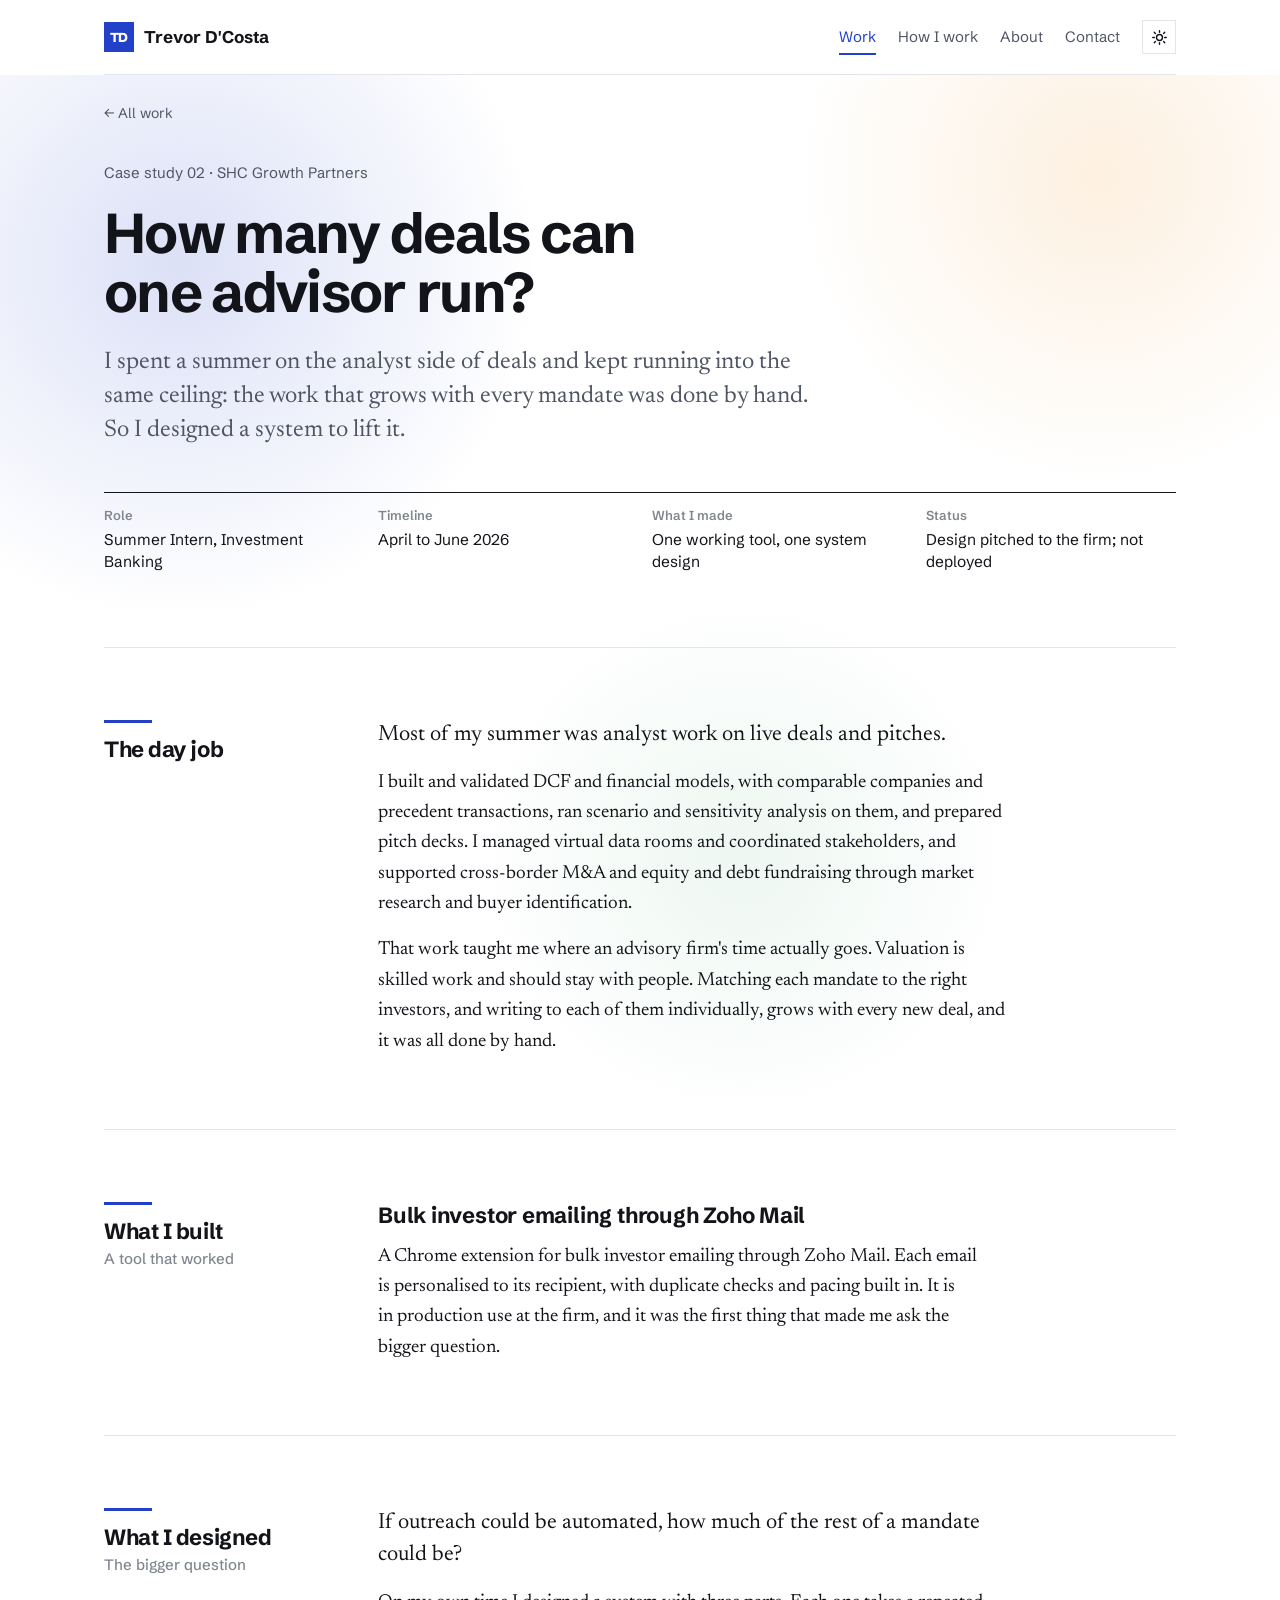
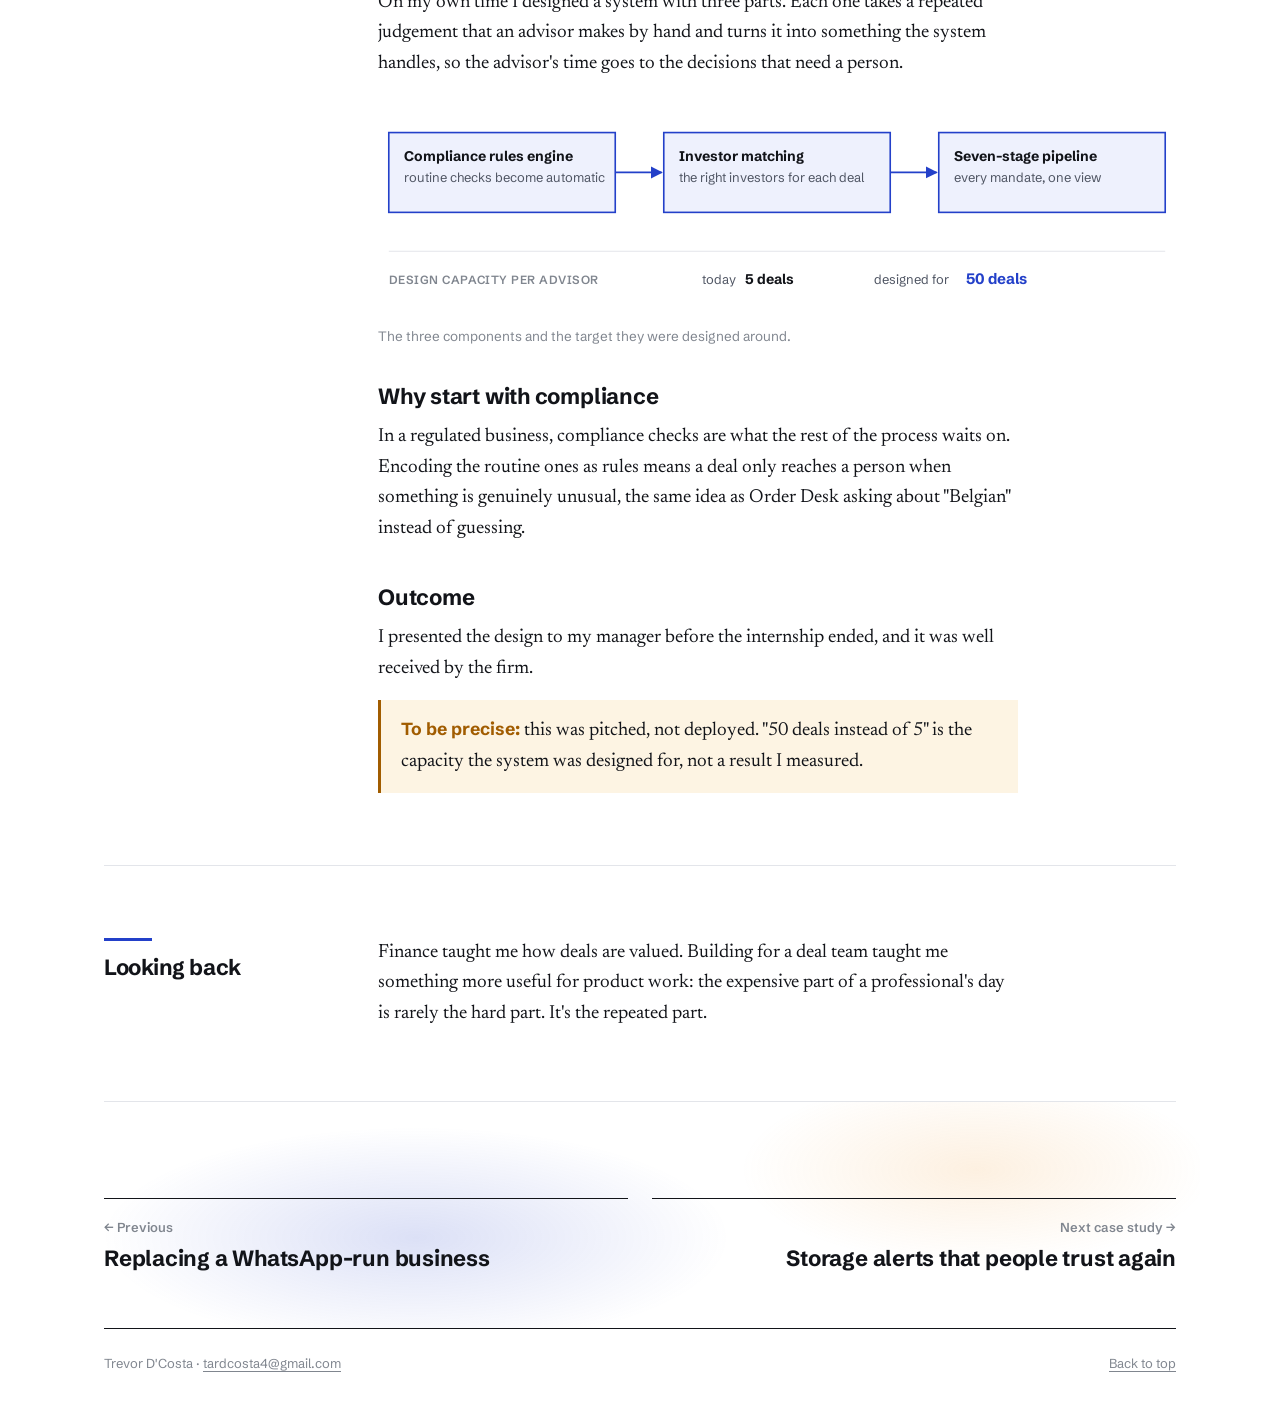
<file: work/shc.html>
<!DOCTYPE html>
<html lang="en">
<head>
<meta charset="utf-8">
<meta name="viewport" content="width=device-width, initial-scale=1">
<title>SHC Deal Engine · Trevor D'Costa</title>
<meta name="description" content="A system I designed at SHC Growth Partners so one advisor could run 50 deals instead of 5: a compliance rules engine, investor matching and a seven-stage deal pipeline.">
<meta property="og:title" content="How many deals can one advisor run?">
<meta property="og:description" content="A case study by Trevor D'Costa from an investment banking internship at SHC Growth Partners.">
<meta property="og:type" content="article">
<meta name="theme-color" content="#2340c9">
<meta property="og:image" content="https://dcostat04.github.io/trevorportfolio/og.png">
<meta property="og:image:width" content="1200">
<meta property="og:image:height" content="630">
<meta property="og:image:alt" content="Trevor D'Costa: I build the systems a business runs on, and then I make sure people actually use them.">
<meta name="twitter:card" content="summary_large_image">
<link rel="icon" href="../favicon.svg" type="image/svg+xml">
<link rel="preconnect" href="https://fonts.googleapis.com">
<link rel="preconnect" href="https://fonts.gstatic.com" crossorigin>
<link rel="stylesheet" href="https://fonts.googleapis.com/css2?family=Schibsted+Grotesk:wght@400;500;600;700;800&family=Newsreader:ital,opsz,wght@0,6..72,400;0,6..72,500;1,6..72,400&display=swap">
<link rel="stylesheet" href="../css/site.css?v=5">
<script src="../js/ui.js?v=5"></script>
</head>
<body>
<a class="skip" href="#main">Skip to the case study</a>
<div class="wrap">

  <header class="top">
    <a class="me" href="../"><span class="mark" aria-hidden="true">TD</span>Trevor D'Costa</a>
    <nav aria-label="Main">
      <a href="../#work" aria-current="page">Work</a>
      <a href="../#principles">How I work</a>
      <a href="../#about">About</a>
      <a href="../#contact">Contact</a>
    </nav>
  </header>

  <a class="crumb" href="../#work">← All work</a>

  <div class="case-head" id="main">
    <p class="eyebrow">Case study 02 · SHC Growth Partners</p>
    <h1>How many deals can one advisor run?</h1>
    <p class="dek">I spent a summer on the analyst side of deals and kept running into the same ceiling: the work that grows with every mandate was done by hand. So I designed a system to lift it.</p>
    <dl class="facts-table">
      <div><dt>Role</dt><dd>Summer Intern, Investment Banking</dd></div>
      <div><dt>Timeline</dt><dd>April to June 2026</dd></div>
      <div><dt>What I made</dt><dd>One working tool, one system design</dd></div>
      <div><dt>Status</dt><dd>Design pitched to the firm; not deployed</dd></div>
    </dl>
  </div>

  <section>
    <div class="row">
      <div class="side"><h2>The day job</h2></div>
      <div class="main prose">
        <p class="lead">Most of my summer was analyst work on live deals and pitches.</p>
        <p>I built and validated DCF and financial models, with comparable companies and precedent transactions, ran scenario and sensitivity analysis on them, and prepared pitch decks. I managed virtual data rooms and coordinated stakeholders, and supported cross-border M&amp;A and equity and debt fundraising through market research and buyer identification.</p>
        <p>That work taught me where an advisory firm's time actually goes. Valuation is skilled work and should stay with people. Matching each mandate to the right investors, and writing to each of them individually, grows with every new deal, and it was all done by hand.</p>
      </div>
    </div>
  </section>

  <section>
    <div class="row">
      <div class="side"><h2>What I built<span>A tool that worked</span></h2></div>
      <div class="main prose">
        <h3>Bulk investor emailing through Zoho Mail</h3>
        <p>A Chrome extension for bulk investor emailing through Zoho Mail. Each email is personalised to its recipient, with duplicate checks and pacing built in. It is in production use at the firm, and it was the first thing that made me ask the bigger question.</p>
      </div>
    </div>
  </section>

  <section>
    <div class="row">
      <div class="side"><h2>What I designed<span>The bigger question</span></h2></div>
      <div class="main">
        <div class="prose">
          <p class="lead">If outreach could be automated, how much of the rest of a mandate could be?</p>
          <p>On my own time I designed a system with three parts. Each one takes a repeated judgement that an advisor makes by hand and turns it into something the system handles, so the advisor's time goes to the decisions that need a person.</p>
        </div>
        <figure class="diagram">
          <div style="overflow-x:auto">
          <svg viewBox="0 0 740 190" role="img" aria-labelledby="shc-t shc-d" style="min-width:600px">
            <title id="shc-t">Three parts of the deal system</title>
            <desc id="shc-d">A compliance rules engine screens each deal, an investor-matching algorithm proposes the right investors, and a seven-stage pipeline tracks every mandate. Together they were designed to let one advisor run 50 deals instead of 5.</desc>
            <defs><marker id="sa" viewBox="0 0 10 10" refX="9" refY="5" markerWidth="7" markerHeight="7" orient="auto"><path d="M0 0L10 5L0 10z" class="dg-head key"/></marker></defs>
            <rect class="dg-key" x="10" y="20" width="210" height="74"/>
            <text class="dg-t" x="24" y="46">Compliance rules engine</text>
            <text class="dg-s" x="24" y="66">routine checks become automatic</text>
            <rect class="dg-key" x="265" y="20" width="210" height="74"/>
            <text class="dg-t" x="279" y="46">Investor matching</text>
            <text class="dg-s" x="279" y="66">the right investors for each deal</text>
            <rect class="dg-key" x="520" y="20" width="210" height="74"/>
            <text class="dg-t" x="534" y="46">Seven-stage pipeline</text>
            <text class="dg-s" x="534" y="66">every mandate, one view</text>
            <path class="dg-line key" d="M220 57H263" marker-end="url(#sa)"/>
            <path class="dg-line key" d="M475 57H518" marker-end="url(#sa)"/>
            <path class="dg-lane" d="M10 130H730"/>
            <text class="dg-lab" x="10" y="160">DESIGN CAPACITY PER ADVISOR</text>
            <text class="dg-s" x="300" y="160">today</text><text class="dg-t" x="340" y="160">5 deals</text>
            <text class="dg-s" x="460" y="160">designed for</text><text class="dg-c" x="545" y="160" style="font-size:14px">50 deals</text>
          </svg>
          </div>
          <figcaption>The three components and the target they were designed around.</figcaption>
        </figure>
        <div class="prose" style="margin-top:36px">
          <h3>Why start with compliance</h3>
          <p>In a regulated business, compliance checks are what the rest of the process waits on. Encoding the routine ones as rules means a deal only reaches a person when something is genuinely unusual, the same idea as Order Desk asking about "Belgian" instead of guessing.</p>
          <h3>Outcome</h3>
          <p>I presented the design to my manager before the internship ended, and it was well received by the firm.</p>
          <p class="honest"><b>To be precise:</b> this was pitched, not deployed. "50 deals instead of 5" is the capacity the system was designed for, not a result I measured.</p>
        </div>
      </div>
    </div>
  </section>

  <section>
    <div class="row">
      <div class="side"><h2>Looking back</h2></div>
      <div class="main prose">
        <p>Finance taught me how deals are valued. Building for a deal team taught me something more useful for product work: the expensive part of a professional's day is rarely the hard part. It's the repeated part.</p>
      </div>
    </div>
  </section>

  <section class="contact" style="padding-bottom:56px">
    <nav class="next" aria-label="More case studies">
      <a href="icestasy.html"><span>← Previous</span><b>Replacing a WhatsApp-run business</b></a>
      <a href="barclays.html"><span>Next case study →</span><b>Storage alerts that people trust again</b></a>
    </nav>
  </section>

  <footer><span>Trevor D'Costa · <a href="mailto:tardcosta4@gmail.com">tardcosta4@gmail.com</a></span><a href="#">Back to top</a></footer>
</div>
<script src="../js/site.js?v=5"></script>
</body>
</html>
</file>
<file: css/site.css>
/* Trevor D'Costa. One stylesheet for every page.
   Paper, ink, one cobalt accent. Rules and type do the work; no cards, no badges. */
:root{
  --paper:#ffffff;
  --ink:#121419;
  --soft:#4f5563;
  --faint:#80868f;
  --rule:#e3e5ea;
  --tint:#f6f7f9;
  --cobalt:#2340c9;
  --cobalt-wash:#eef1fd;
  --amber:#a15c00;
  --amber-wash:#fdf4e3;
  --sans:"Schibsted Grotesk","Helvetica Neue",Arial,sans-serif;
  --serif:"Newsreader",Georgia,"Times New Roman",serif;
  color-scheme:light;
}
:root[data-theme="dark"]{
  --paper:#111318; --ink:#e6e8ed; --soft:#a9afbb; --faint:#7f8592; --rule:#262b35; --tint:#171a21;
  --cobalt:#93a5ff; --cobalt-wash:#171d35; --amber:#f0b45a; --amber-wash:#2a2213; color-scheme:dark}

*{box-sizing:border-box}
html{scroll-behavior:smooth;scroll-padding-top:84px;-webkit-text-size-adjust:100%}
@media (prefers-reduced-motion:reduce){html{scroll-behavior:auto}*{transition:none!important;animation:none!important}}
body{margin:0;background:var(--paper);color:var(--ink);font-family:var(--sans);font-size:17px;line-height:1.55;-webkit-font-smoothing:antialiased;text-rendering:optimizeLegibility}
a{color:inherit;text-underline-offset:3px;text-decoration-thickness:1px}
a:hover{color:var(--cobalt)}
:focus-visible{outline:2px solid var(--cobalt);outline-offset:3px}
::selection{background:var(--cobalt);color:#fff}
img{max-width:100%}
p{margin:0}
h1,h2,h3,h4{margin:0;font-weight:700;letter-spacing:-.02em;text-wrap:balance}
p{text-wrap:pretty}
.wrap{max-width:1120px;margin:0 auto;padding-left:24px;padding-right:24px}
@media (max-width:560px){.wrap{padding-left:16px;padding-right:16px}}
.skip{position:absolute;left:-9999px}
.skip:focus{left:16px;top:16px;background:var(--ink);color:var(--paper);padding:8px 12px;z-index:9}
.serif{font-family:var(--serif)}
.soft{color:var(--soft)}
.faint{color:var(--faint)}

/* top bar */
.top{display:flex;justify-content:space-between;align-items:baseline;gap:20px;padding-block:20px;border-bottom:1px solid var(--rule);position:sticky;top:0;z-index:10;background:var(--paper);box-shadow:0 0 0 100vmax var(--paper);clip-path:inset(0 -100vmax)}
.top .me{font-weight:700;text-decoration:none;font-size:17px;display:inline-flex;align-items:center;gap:10px}
.mark{display:inline-grid;place-items:center;width:30px;height:30px;background:var(--cobalt);color:#fff;font:800 13px/1 var(--sans);letter-spacing:-.02em}
:root[data-theme="dark"] .mark{color:#111318}
.top .me:hover{color:inherit}
.top nav{display:flex;gap:22px;flex-wrap:wrap;font-size:15px}
.top nav a{text-decoration:none;color:var(--soft)}
.top nav a:hover,.top nav a[aria-current]{color:var(--cobalt)}
@media (max-width:560px){.top{flex-direction:column;gap:8px;padding-block:14px 12px;position:static}.top nav{gap:6px 16px;font-size:14px}html{scroll-padding-top:16px}.side h2{top:16px}}

/* grid */
.row{display:grid;grid-template-columns:repeat(12,minmax(0,1fr));column-gap:24px}
.side{grid-column:1 / span 3}
.main{grid-column:4 / span 9;min-width:0}
@media (max-width:820px){.row{display:block}.side{margin-bottom:18px}}
section{padding-block:72px;border-bottom:1px solid var(--rule)}
@media (max-width:560px){section{padding-block:52px}}
.side h2{font-size:15px;font-weight:700;letter-spacing:0;position:sticky;top:88px}
.side h2 span{display:block;color:var(--faint);font-weight:500;margin-top:2px}
@media (max-width:820px){.side h2{position:static}}
.intro{font-family:var(--serif);font-size:21px;line-height:1.45;max-width:58ch;margin-bottom:36px}

/* home hero */
.hero{padding-block:72px 80px;border-bottom:1px solid var(--rule)}
.hero .kicker{font-size:15px;color:var(--soft);margin-bottom:26px}
.hero .kicker b{color:var(--ink)}
.hero h1{font-size:clamp(40px,6.4vw,82px);line-height:1;font-weight:800;letter-spacing:-.04em;max-width:16ch}
.hero h1 em{font-style:normal;color:var(--cobalt)}
.hero .facts{font-family:var(--serif);font-size:clamp(19px,2vw,22px);line-height:1.45;margin-top:32px;max-width:52ch;color:var(--soft)}
.hero .facts b{font-weight:500;color:var(--ink)}
.now{display:flex;gap:10px;align-items:baseline;margin-top:30px;font-size:15px;font-weight:600}
.now::before{content:"";width:9px;height:9px;background:var(--cobalt);flex:none;transform:translateY(-1px)}
.now a{color:var(--cobalt)}

/* selected work index */
.index{list-style:none;margin:0;padding:0;counter-reset:w}
.index li{border-top:1px solid var(--ink)}
.index li:last-child{border-bottom:1px solid var(--rule)}
.index a{display:grid;grid-template-columns:56px minmax(0,1fr);column-gap:16px;padding:26px 0 30px;text-decoration:none}
.index a::before{counter-increment:w;content:"0" counter(w);font-size:15px;font-weight:700;color:var(--faint);padding-top:8px}
.index .meta{font-size:14px;color:var(--faint);margin-bottom:8px}
.index h3{font-size:clamp(22px,2.6vw,30px);line-height:1.15;max-width:24ch;transition:color .15s}
.index .out{font-family:var(--serif);font-size:19px;line-height:1.45;color:var(--soft);margin-top:12px;max-width:60ch}
.index .out b{font-family:var(--sans);font-weight:700;color:var(--ink);font-size:.95em}
.index .go{display:inline-block;margin-top:14px;font-size:15px;font-weight:700;color:var(--cobalt)}
.index a:hover h3{color:var(--cobalt)}
.index a:hover .go{text-decoration:underline;text-underline-offset:4px}
.index a:hover{color:inherit}
@media (max-width:560px){.index a{grid-template-columns:1fr}.index a::before{padding:0 0 6px}}

/* ledger */
.ledger-wrap{overflow-x:auto}
.ledger{width:100%;border-collapse:collapse;font-variant-numeric:tabular-nums}
.ledger th{font-size:13px;font-weight:600;color:var(--faint);text-align:left;padding:0 12px 10px 0;border-bottom:1px solid var(--ink)}
.ledger td{padding:16px 12px 16px 0;border-bottom:1px solid var(--rule);vertical-align:baseline}
.ledger td:first-child{color:var(--soft);font-size:15px;width:38%}
.ledger .was{font-size:18px;color:var(--faint);text-decoration:line-through;text-decoration-thickness:1px}
.ledger .nil{text-decoration:none}
.ledger .is{font-size:20px;font-weight:700;color:var(--cobalt);letter-spacing:-.01em}
.ledger .where{font-size:13px;color:var(--faint);white-space:nowrap}
.note{font-size:14px;color:var(--faint);margin-top:14px;max-width:70ch}
@media (max-width:560px){.ledger td{padding:12px 8px 12px 0}.ledger .is{font-size:18px}.ledger .was{font-size:15px}.ledger td:first-child{font-size:14px;width:auto}.ledger .where{display:none}}

/* principles */
.principles{list-style:none;margin:0;padding:0;counter-reset:p}
.principles li{display:grid;grid-template-columns:40px minmax(0,1fr);column-gap:16px;padding:24px 0;border-top:1px solid var(--rule)}
.principles li:first-child{border-top-color:var(--ink)}
.principles li::before{counter-increment:p;content:counter(p);font-size:15px;font-weight:700;color:var(--cobalt);padding-top:3px}
.principles h3{font-size:20px;line-height:1.25;letter-spacing:-.01em;max-width:40ch}
.principles p{font-family:var(--serif);font-size:18px;line-height:1.5;color:var(--soft);margin-top:8px;max-width:62ch}
.principles p a{color:var(--ink)}

/* small things */
.smalls{list-style:none;margin:0;padding:0}
.smalls li{display:grid;grid-template-columns:minmax(0,1fr) auto;gap:16px;padding:16px 0;border-bottom:1px solid var(--rule)}
.smalls li:first-child{border-top:1px solid var(--ink)}
.smalls b{display:block;font-size:17px}
.smalls span{color:var(--soft);font-size:15.5px}
.smalls em{font-style:normal;font-size:13px;color:var(--faint);white-space:nowrap;padding-top:3px}
@media (max-width:560px){.smalls li{grid-template-columns:1fr;gap:2px}}

/* record */
.record{width:100%;border-collapse:collapse;table-layout:fixed}
.record td{padding:14px 16px 14px 0;border-bottom:1px solid var(--rule);vertical-align:top}
.record tr:first-child td{border-top:1px solid var(--ink)}
.record .when{font-size:14px;color:var(--faint);white-space:nowrap;width:160px;font-variant-numeric:tabular-nums}
.record .what b{display:block}
.record .what span{color:var(--soft);font-size:15px}
.record-head{font-size:14px;font-weight:700;margin:40px 0 10px}
.record-head:first-child{margin-top:0}
@media (max-width:560px){.record .when{width:96px;white-space:normal}}

/* about */
.about-grid{display:grid;grid-template-columns:minmax(0,1fr) 240px;gap:48px;align-items:start}
.about-grid p{font-family:var(--serif);font-size:20px;line-height:1.5;max-width:58ch}
.about-grid p+p{margin-top:16px}
.about-grid figure{margin:4px 0 0}
.about-grid img{display:block;width:100%;height:auto;aspect-ratio:4/5;object-fit:cover;filter:grayscale(.15)}
.about-grid figcaption{font-size:13px;color:var(--faint);margin-top:8px;line-height:1.4}
@media (max-width:760px){.about-grid{grid-template-columns:1fr}.about-grid figure{max-width:220px}}
.tools{margin-top:40px;display:grid;grid-template-columns:repeat(3,minmax(0,1fr));gap:24px;border-top:1px solid var(--rule);padding-top:24px}
.tools h3{font-size:14px;font-weight:700;letter-spacing:0;margin-bottom:6px}
.tools p{font-size:15.5px;color:var(--soft);line-height:1.5}
@media (max-width:700px){.tools{grid-template-columns:1fr}}

/* contact */
.contact{border-bottom:0;padding-bottom:48px}
.contact .ask{font-family:var(--serif);font-size:clamp(22px,2.4vw,27px);line-height:1.3;max-width:30ch}
.mail{display:inline-block;margin-top:22px;font-size:clamp(22px,3.2vw,34px);font-weight:700;letter-spacing:-.02em;color:var(--cobalt);text-decoration:none;border-bottom:2px solid var(--cobalt);overflow-wrap:anywhere;line-height:1.15}
.mail:hover{color:var(--ink);border-color:var(--ink)}
.links{display:flex;gap:22px;flex-wrap:wrap;margin-top:28px;font-size:15px;align-items:center}
.btn{font:600 14px var(--sans);background:none;border:1px solid var(--ink);color:var(--ink);padding:7px 14px;cursor:pointer;text-decoration:none;display:inline-block}
.btn:hover{background:var(--ink);color:var(--paper)}
.btn.primary{background:var(--cobalt);border-color:var(--cobalt);color:var(--paper)}
.btn.primary:hover{background:var(--ink);border-color:var(--ink);color:var(--paper)}
footer{padding-block:24px 40px;font-size:13px;color:var(--faint);display:flex;justify-content:space-between;gap:12px;flex-wrap:wrap;border-top:1px solid var(--ink)}
footer a{color:var(--faint)}

/* ---------- case study pages ---------- */
.crumb{display:inline-block;margin-top:28px;font-size:14px;color:var(--soft);text-decoration:none}
.crumb:hover{color:var(--cobalt)}
.case-head{padding-block:36px 56px;border-bottom:1px solid var(--rule)}
.case-head .eyebrow{font-size:15px;color:var(--soft);margin-bottom:18px}
.case-head h1{font-size:clamp(32px,4.6vw,56px);line-height:1.06;letter-spacing:-.03em;max-width:20ch}
.case-head .dek{font-family:var(--serif);font-size:clamp(20px,2.2vw,24px);line-height:1.42;margin-top:24px;max-width:56ch;color:var(--soft)}
.facts-table{display:grid;grid-template-columns:repeat(4,minmax(0,1fr));gap:0 24px;margin-top:44px;border-top:1px solid var(--ink)}
.facts-table div{padding-top:12px}
.facts-table dt{font-size:13px;color:var(--faint);font-weight:600}
.facts-table dd{margin:4px 0 0;font-size:15.5px;line-height:1.45}
@media (max-width:760px){.facts-table{grid-template-columns:1fr 1fr;row-gap:18px}}

.tldr{display:grid;grid-template-columns:repeat(3,minmax(0,1fr));gap:24px}
.tldr div{border-top:2px solid var(--cobalt);padding-top:14px}
.tldr b{display:block;font-size:clamp(24px,2.6vw,30px);font-weight:700;letter-spacing:-.03em;line-height:1.05}
.tldr span{display:block;margin-top:8px;font-size:15px;color:var(--soft);line-height:1.45}
@media (max-width:700px){.tldr{grid-template-columns:1fr}}

.prose{max-width:64ch}
.prose p,.prose li{font-family:var(--serif);font-size:19px;line-height:1.6}
.prose p+p{margin-top:16px}
.prose h3{font-size:22px;line-height:1.25;letter-spacing:-.01em;margin:40px 0 12px}
.prose h3:first-child{margin-top:0}
.prose ul{padding-left:20px;margin:16px 0 0}
.prose li+li{margin-top:8px}
.prose b{font-family:var(--sans);font-weight:700;font-size:.92em}
.prose .lead{font-size:22px;line-height:1.45;color:var(--ink)}

.callout{margin-top:28px;padding:18px 22px;background:var(--cobalt-wash);border-left:3px solid var(--cobalt);font-family:var(--serif);font-size:19px;line-height:1.45;max-width:64ch}
.callout small{display:block;font-family:var(--sans);font-size:13px;color:var(--soft);margin-top:8px}
.honest{margin-top:28px;padding:16px 20px;border-left:3px solid var(--amber);background:var(--amber-wash);font-size:15.5px;line-height:1.5;max-width:64ch}
.honest b{color:var(--amber)}

.options{width:100%;border-collapse:collapse;margin-top:24px;font-size:15.5px}
.options th,.options td{text-align:left;vertical-align:top;padding:12px 16px 12px 0;border-bottom:1px solid var(--rule)}
.options thead th{font-size:13px;color:var(--faint);font-weight:600;border-bottom:1px solid var(--ink)}
.options tbody th{font-weight:700;width:22%}
.options .pick th,.options .pick td{color:var(--ink)}
.options .pick th{color:var(--cobalt)}
.options td{color:var(--soft)}
.options-wrap{overflow-x:auto}

figure.diagram{margin:32px 0 0}
figure.diagram svg{display:block;width:100%;height:auto}
figure.diagram figcaption{font-size:13.5px;color:var(--faint);margin-top:10px;max-width:70ch}
.dg-box{fill:var(--paper);stroke:var(--ink);stroke-width:1.2}
.dg-key{fill:var(--cobalt-wash);stroke:var(--cobalt);stroke-width:1.5}
.dg-warn{fill:var(--amber-wash);stroke:var(--amber);stroke-width:1.2;stroke-dasharray:4 3}
.dg-t{fill:var(--ink);font:700 13px var(--sans)}
.dg-s{fill:var(--soft);font:400 12px var(--sans)}
.dg-c{fill:var(--cobalt);font:700 12px var(--sans)}
.dg-a{fill:var(--amber);font:600 12px var(--sans)}
.dg-line{stroke:var(--faint);stroke-width:1.2;fill:none}
.dg-line.key{stroke:var(--cobalt);stroke-width:1.6}
.dg-line.warn{stroke:var(--amber);stroke-dasharray:4 3}
.dg-head{fill:var(--faint)}
.dg-head.key{fill:var(--cobalt)}
.dg-head.warn{fill:var(--amber)}
.dg-lane{fill:none;stroke:var(--rule);stroke-width:1}
.dg-lab{fill:var(--faint);font:600 11px var(--sans);letter-spacing:.04em}

.steps{list-style:none;margin:28px 0 0;padding:0;counter-reset:s;max-width:64ch}
.steps li{display:grid;grid-template-columns:34px minmax(0,1fr);column-gap:14px;padding:14px 0;border-top:1px solid var(--rule)}
.steps li::before{counter-increment:s;content:counter(s);font-weight:700;color:var(--cobalt);font-size:15px;padding-top:2px}
.steps b{display:block;font-size:16px}
.steps span{font-family:var(--serif);font-size:18px;line-height:1.5;color:var(--soft)}

.next{display:grid;grid-template-columns:1fr 1fr;gap:24px}
.next a{display:block;border-top:1px solid var(--ink);padding-top:14px;text-decoration:none}
.next a span{font-size:13px;color:var(--faint);font-weight:600}
.next a b{display:block;font-size:22px;line-height:1.2;letter-spacing:-.01em;margin-top:6px}
.next a:hover b{color:var(--cobalt)}
.next a:last-child{text-align:right}
@media (max-width:620px){.next{grid-template-columns:1fr}.next a:last-child{text-align:left}}

/* ---------- order desk demo ---------- */
.demo{margin-top:32px;border:1px solid var(--ink)}
.demo-bar{display:flex;justify-content:space-between;align-items:center;gap:12px;flex-wrap:wrap;padding:12px 16px;border-bottom:1px solid var(--ink);font-size:14px}
.demo-bar b{font-size:14px}
.demo-bar label{display:flex;gap:8px;align-items:center;color:var(--soft);cursor:pointer}
.demo-bar input{accent-color:var(--amber);width:16px;height:16px;margin:0}
.demo-body{display:grid;grid-template-columns:minmax(0,5fr) minmax(0,7fr)}
@media (max-width:760px){.demo-body{grid-template-columns:1fr}}
.demo-in{padding:20px;border-right:1px solid var(--rule);background:var(--tint)}
@media (max-width:760px){.demo-in{border-right:0;border-bottom:1px solid var(--rule)}}
.demo-in .lab,.demo-out .lab{font-size:12.5px;font-weight:600;color:var(--faint);margin-bottom:10px}
.wa{background:var(--paper);border:1px solid var(--rule);border-left:3px solid #25a35a;padding:12px 14px;font-size:15.5px;line-height:1.5;white-space:pre-line}
.wa small{display:block;font-size:12px;color:var(--faint);margin-top:6px;text-align:right}
.demo-in .btn{margin-top:16px}
.demo-out{padding:20px;min-height:340px;display:flex;flex-direction:column}
.demo-empty{color:var(--faint);font-size:15px;margin:auto 0;text-align:center;padding:40px 0}
.lines{width:100%;border-collapse:collapse;font-size:15px;font-variant-numeric:tabular-nums}
.lines th{font-size:12.5px;color:var(--faint);font-weight:600;text-align:left;padding:0 8px 8px 0;border-bottom:1px solid var(--ink)}
.lines td{padding:10px 8px 10px 0;border-bottom:1px solid var(--rule);vertical-align:top}
.lines td:nth-child(2){text-align:right;width:52px}
.lines th:nth-child(2){text-align:right}
.lines .raw{font-size:12.5px;color:var(--faint);display:block}
.lines .ok{color:var(--cobalt);font-weight:700;font-size:13px;white-space:nowrap}
.lines .ask{color:var(--amber);font-weight:700;font-size:13px;white-space:nowrap}
.lines tr.flag td{background:var(--amber-wash)}
.choose{margin-top:6px;display:flex;gap:8px;flex-wrap:wrap}
.choose button{font:600 13px var(--sans);background:var(--paper);border:1px solid var(--amber);color:var(--ink);padding:5px 10px;cursor:pointer}
.choose button:hover{background:var(--amber);color:#fff}
.demo-foot{margin-top:auto;padding-top:16px;display:flex;justify-content:space-between;align-items:center;gap:12px;flex-wrap:wrap;font-size:14px}
.demo-foot .state{color:var(--soft)}
.demo-foot .state b{color:var(--ink)}
.demo-log{border-top:1px solid var(--rule);padding:12px 16px;font-size:13.5px;color:var(--soft);min-height:44px}
.demo-log b{color:var(--ink)}
.invoice{border:1px solid var(--rule);padding:14px 16px;margin-top:14px;font-size:14.5px;line-height:1.55}
.invoice b{display:block;font-size:15px}

/* print */
@media print{
  .top nav,.links,.demo,.next,footer,.crumb,.skip{display:none!important}
  section{padding-block:24px;break-inside:avoid-page}
  body{font-size:12pt}
  a{text-decoration:none}
}

/* ---------- v2: hero with "at a glance", testimonials, resume ---------- */
.hero .row{align-items:start}
.hero-text{grid-column:1 / span 8}
.hero .glance{grid-column:9 / span 4}
.hero h1{font-size:clamp(34px,4.6vw,60px);font-weight:700;line-height:1.06;letter-spacing:-.035em}
@media (max-width:980px){.hero .row{display:block}.hero .glance{margin-top:48px;max-width:520px}}
.glance{border-top:2px solid var(--ink);padding-top:4px}
.glance h2{font-size:13px;font-weight:700;letter-spacing:.02em;color:var(--faint);padding:10px 0 4px}
.glance .face{display:flex;align-items:center;gap:20px;padding:22px 0 18px;border-bottom:1px solid var(--rule)}
.glance .face img{width:112px;height:112px;border-radius:50%;object-fit:cover;flex:none;outline:1.5px solid var(--cobalt);outline-offset:5px;margin:6px}
.glance .face b{display:block;font-size:17px}
.glance .face span{display:block;color:var(--soft);font-size:14px;line-height:1.45}
.glance dl{margin:0}
.glance dl div{display:grid;grid-template-columns:96px minmax(0,1fr);gap:12px;padding:11px 0;border-bottom:1px solid var(--rule)}
.glance dt{font-size:13px;color:var(--faint);font-weight:600;padding-top:1px}
.glance dd{margin:0;font-size:15px;line-height:1.45}
.glance dd small{display:block;color:var(--soft);font-size:13.5px}
.glance .cta{display:flex;gap:10px;flex-wrap:wrap;margin-top:18px}
.glance .cta a{font-size:14px}
.live{display:inline-flex;align-items:center;gap:7px;font-weight:600}
.live::before{content:"";width:8px;height:8px;background:#1f9d55;flex:none}

.words{display:grid;grid-template-columns:minmax(0,7fr) minmax(0,5fr);gap:40px;align-items:start}
@media (max-width:860px){.words{grid-template-columns:1fr}}
.words blockquote{margin:0}
.words .big p{font-family:var(--serif);font-size:clamp(24px,2.8vw,32px);line-height:1.3;letter-spacing:-.01em}
.words .big p::before{content:"“";color:var(--cobalt)}
.words .big p::after{content:"”";color:var(--cobalt)}
.words .small{border-top:1px solid var(--rule);padding-top:18px}
.words .small+.small{margin-top:28px}
.words .small p{font-family:var(--serif);font-size:19px;line-height:1.45}
.words .small p::before{content:"“"}
.words .small p::after{content:"”"}
.words footer,.words .by{display:block;border:0;padding:0;margin-top:14px;font-size:14px;color:var(--soft);line-height:1.45}
.words .by b{display:block;color:var(--ink);font-size:15px}
.words .kind{display:block;font-size:12.5px;color:var(--faint);margin-top:2px}
.words .scope{list-style:none;margin:12px 0 0;padding:0}
.words .scope li{font-family:var(--serif);font-size:17px;line-height:1.45;padding:8px 0;border-top:1px solid var(--rule);color:var(--soft)}
.words .scope li b{font-family:var(--sans);color:var(--ink);font-size:14.5px;display:block}
.onreq{font-size:14px;color:var(--faint);margin-top:28px}

/* resume page */
.resume{max-width:860px;margin:0 auto;padding:40px 24px 64px}
@media (max-width:560px){.resume{padding:28px 16px 48px}}
.resume .tools-bar{display:flex;justify-content:space-between;gap:12px;flex-wrap:wrap;align-items:center;margin-bottom:28px;font-size:14px}
.resume header.rh{border-bottom:2px solid var(--ink);padding-bottom:14px}
.resume h1{font-size:clamp(30px,5vw,40px);letter-spacing:-.03em}
.resume .contact-line{margin-top:6px;font-size:14px;color:var(--soft);display:flex;gap:6px 14px;flex-wrap:wrap}
.resume .contact-line a{color:var(--soft)}
.resume .sum{margin-top:14px;font-family:var(--serif);font-size:17px;line-height:1.5}
.resume h2{font-size:13px;font-weight:700;letter-spacing:.06em;text-transform:uppercase;color:var(--cobalt);margin:26px 0 8px;padding-bottom:4px;border-bottom:1px solid var(--rule)}
.resume .job{margin-top:12px}
.resume .job-h{display:flex;justify-content:space-between;gap:12px;flex-wrap:wrap;align-items:baseline}
.resume .job-h b{font-size:16px}
.resume .job-h span{font-size:13.5px;color:var(--soft);font-variant-numeric:tabular-nums}
.resume .sub{font-size:14px;color:var(--soft)}
.resume ul{margin:6px 0 0;padding-left:18px}
.resume li{font-size:14.5px;line-height:1.5;margin-top:3px}
.resume li strong{font-weight:700}
.resume .two{display:grid;grid-template-columns:1fr 1fr;gap:0 32px}
@media (max-width:640px){.resume .two{grid-template-columns:1fr}}
.resume .skills div{font-size:14.5px;line-height:1.5;margin-top:4px}
@media print{
  @page{size:A4;margin:9mm 11mm}
  body{background:#fff;color:#000;font-size:9.5pt;line-height:1.35}
  .resume{padding:0;max-width:none}
  .resume .tools-bar{display:none}
  .resume h1{font-size:20pt}
  .resume header.rh{padding-bottom:8px}
  .resume .sum{font-size:10pt;margin-top:6px;line-height:1.4}
  .resume ul{margin-top:2px}
  .resume li{font-size:9pt;margin-top:0;line-height:1.38}
  .resume h2{margin:9px 0 3px;padding-bottom:2px;color:#1d36b0;font-size:9pt}
  .resume .job{margin-top:5px;break-inside:avoid}
  .resume .skills div{margin-top:1px}
  .resume .job-h b{font-size:10.5pt}
  .resume .job-h span,.resume .sub,.resume .contact-line,.resume .skills div{font-size:9.5pt}
}

/* ==========================================================================
   v3: livelier layer. Light by default, dark via the header toggle.
   Still rules and type, no cards: motion, glow and colour do the extra work.
   ========================================================================== */
:root{--glow-a:rgba(35,64,201,.16);--glow-b:rgba(240,150,40,.14);--glow-c:rgba(31,157,85,.08)}
:root[data-theme="dark"]{--glow-a:rgba(110,130,255,.22);--glow-b:rgba(240,160,70,.13);--glow-c:rgba(60,200,140,.08)}
::selection{background:var(--cobalt);color:var(--paper)}

/* scroll progress */
.progress{position:fixed;top:0;left:0;right:0;height:3px;background:linear-gradient(90deg,var(--cobalt),var(--amber));transform-origin:0 50%;transform:scaleX(0);z-index:20;pointer-events:none}

/* header */
.top{align-items:center;transition:border-color .2s}
.top nav{align-items:center}
.top nav a{position:relative;padding-block:4px}
.top nav a::after{content:"";position:absolute;left:0;right:0;bottom:-2px;height:2px;background:var(--cobalt);transform:scaleX(0);transform-origin:left;transition:transform .25s ease}
.top nav a:hover::after,.top nav a[aria-current]::after{transform:scaleX(1)}
.mark{transition:transform .3s ease}
.top .me:hover .mark{transform:rotate(-8deg) scale(1.06)}
.theme-btn{display:inline-grid;place-items:center;width:34px;height:34px;border:1px solid var(--rule);background:transparent;color:var(--ink);cursor:pointer;padding:0;transition:border-color .2s,color .2s,transform .3s}
.theme-btn:hover{border-color:var(--cobalt);color:var(--cobalt);transform:rotate(15deg)}
.theme-btn svg{width:17px;height:17px}
.theme-btn .moon{display:none}
:root[data-theme="dark"] .theme-btn .sun{display:none}
:root[data-theme="dark"] .theme-btn .moon{display:block}
@media (max-width:560px){.theme-btn{position:absolute;top:12px;right:16px}.top{position:relative}}

/* hero glow */
.hero{position:relative;isolation:isolate}
body{position:relative}
body::before{content:"";position:absolute;z-index:-1;top:0;left:0;right:0;height:min(1100px,100vh + 200px);background:
  radial-gradient(40% 46% at 14% 24%,var(--glow-a),transparent 70%),
  radial-gradient(34% 40% at 86% 16%,var(--glow-b),transparent 70%),
  radial-gradient(30% 34% at 58% 78%,var(--glow-c),transparent 70%);
  animation:drift 18s ease-in-out infinite alternate;pointer-events:none}
@keyframes drift{0%{transform:translateY(0);opacity:1}50%{transform:translateY(-24px);opacity:.75}100%{transform:translateY(12px);opacity:1}}
.hero h1{font-size:clamp(38px,5.2vw,68px)}
.hero h1 em{position:relative;white-space:nowrap}
.hero h1 em::after{content:"";position:absolute;left:0;right:0;bottom:-.14em;height:.24em;
  background:url("data:image/svg+xml,%3Csvg xmlns='http://www.w3.org/2000/svg' viewBox='0 0 300 20' preserveAspectRatio='none'%3E%3Cpath d='M3 14C60 5 120 4 160 9s100 6 137-4' fill='none' stroke='%23e8a33d' stroke-width='5' stroke-linecap='round'/%3E%3C/svg%3E") no-repeat 0 0/100% 100%;
  clip-path:inset(0 100% 0 0);animation:draw 1.1s .5s cubic-bezier(.6,0,.2,1) forwards}
@keyframes draw{to{clip-path:inset(0 0 0 0)}}
@media (max-width:560px){.hero h1 em{white-space:normal}}
.hero-text > *{animation:rise .8s cubic-bezier(.2,.7,.2,1) both}
.hero-text > :nth-child(2){animation-delay:.08s}
.hero-text > :nth-child(3){animation-delay:.16s}
.hero-text > :nth-child(4){animation-delay:.24s}
.hero .glance{animation:rise .9s .2s cubic-bezier(.2,.7,.2,1) both}
@keyframes rise{from{opacity:0;transform:translateY(18px)}to{opacity:1;transform:none}}
.now::before{animation:pulse 2.4s ease-in-out infinite}
.live::before{border-radius:50%;box-shadow:0 0 0 0 rgba(31,157,85,.5);animation:ping 2s ease-out infinite}
@keyframes ping{0%{box-shadow:0 0 0 0 rgba(31,157,85,.45)}80%,100%{box-shadow:0 0 0 7px rgba(31,157,85,0)}}
@keyframes pulse{50%{transform:translateY(-1px) rotate(45deg)}}

/* portrait with orbit */
.glance .face{flex-direction:column;text-align:center;gap:30px;padding:40px 0 22px}
.orbit{position:relative;width:156px;height:156px;flex:none}
.orbit img{position:relative;z-index:1;width:156px!important;height:156px!important;margin:0!important;outline:0!important;border-radius:50%;object-fit:cover;box-shadow:0 0 0 4px var(--paper),0 0 0 5.5px var(--cobalt),0 18px 40px -12px var(--glow-a)}
.orbit::before,.orbit::after{content:"";position:absolute;border-radius:50%;pointer-events:none}
.orbit::before{inset:-14px -46px;border:1.5px dashed color-mix(in srgb,var(--cobalt) 55%,transparent);animation:spin 26s linear infinite}
.orbit::after{inset:-22px;border:2px solid transparent;border-top-color:var(--amber);border-right-color:color-mix(in srgb,var(--amber) 35%,transparent);animation:spin 7s linear infinite reverse}
@keyframes spin{to{transform:rotate(360deg)}}
.glance .face b{font-size:19px;letter-spacing:-.01em}

/* ticker */
.ticker{position:relative;border-bottom:1px solid var(--rule);overflow:hidden;padding-block:16px;
  -webkit-mask-image:linear-gradient(90deg,transparent,#000 8%,#000 92%,transparent);mask-image:linear-gradient(90deg,transparent,#000 8%,#000 92%,transparent)}
.ticker-track{display:flex;width:max-content;animation:marquee 38s linear infinite}
.ticker:hover .ticker-track{animation-play-state:paused}
.ticker ul{display:flex;list-style:none;margin:0;padding:0}
.ticker li{display:flex;align-items:center;gap:22px;padding-right:22px;font-size:15px;font-weight:600;color:var(--soft);white-space:nowrap}
.ticker li::after{content:"";width:7px;height:7px;background:var(--cobalt);transform:rotate(45deg)}
.ticker li:nth-child(3n)::after{background:var(--amber)}
@keyframes marquee{to{transform:translateX(-50%)}}

/* section headings */
.side h2{font-size:22px;letter-spacing:-.02em;line-height:1.15}
.side h2::before{content:"";display:block;width:28px;height:3px;background:var(--cobalt);margin-bottom:14px;transition:width .5s ease}
section.in .side h2::before{width:48px}
.side h2 span{font-size:15px;letter-spacing:0;margin-top:6px}

/* selected work */
.index li{position:relative}
.index a{position:relative;padding-inline:0;transition:padding .3s ease}
.index a::after{content:"";position:absolute;inset:0 -20px;background:var(--cobalt-wash);z-index:-1;transform:scaleY(0);transform-origin:bottom;transition:transform .35s cubic-bezier(.2,.7,.2,1)}
.index li{isolation:isolate}
.index a:hover::after,.index a:focus-visible::after{transform:scaleY(1)}
.index a::before{font-size:28px;line-height:1;padding-top:2px;color:var(--faint);transition:color .3s}
.index a:hover::before{color:var(--cobalt)}
.index .go{transition:transform .3s ease}
.index a:hover .go{transform:translateX(6px);text-decoration:none}
@media (max-width:560px){.index a::after{inset:0 -16px}}

/* principles */
.principles li{transition:background .3s}
.principles li::before{font-size:26px;line-height:1;font-weight:800;padding-top:0;
  color:transparent;-webkit-text-stroke:1.2px var(--cobalt);transition:color .3s}
.principles li:hover::before{color:var(--cobalt)}
.principles li:hover h3{color:var(--cobalt)}
.principles h3{transition:color .2s}

/* smaller things */
.smalls li{transition:padding .3s ease}
.smalls li:hover{padding-left:10px;box-shadow:inset 3px 0 0 var(--amber)}
.smalls em{color:var(--amber);font-weight:600}

/* about */
.about-grid figure{position:relative}
.about-grid img{transition:filter .4s,transform .4s}
.about-grid figure:hover img{filter:none;transform:rotate(-1.5deg)}
.about-grid{isolation:isolate}
.tools div{border-top:3px solid var(--cobalt);padding-top:14px;margin-top:-27px}
.tools div:nth-child(2){border-top-color:var(--amber)}
.tools div:nth-child(3){border-top-color:#1f9d55}
.tools{border-top:0}

/* buttons */
.btn{transition:background .2s,color .2s,border-color .2s,transform .2s}
.btn:hover{transform:translateY(-2px)}

/* contact */
.contact{position:relative;isolation:isolate;padding-block:96px 88px}
.contact::before{content:"";position:absolute;z-index:-1;inset:0 -24px;background:
  radial-gradient(40% 70% at 30% 60%,var(--glow-a),transparent 70%),
  radial-gradient(30% 60% at 80% 30%,var(--glow-b),transparent 70%);
  animation:drift 20s ease-in-out infinite alternate-reverse;pointer-events:none}
.contact .ask{font-family:var(--sans);font-weight:700;font-size:clamp(28px,3.6vw,44px);line-height:1.1;letter-spacing:-.03em;max-width:22ch}
.mail{margin-top:28px;border-bottom:0;background:linear-gradient(var(--cobalt),var(--cobalt)) 0 100%/100% 2px no-repeat;transition:background-size .3s,color .3s;padding-bottom:4px}
.mail:hover{color:var(--cobalt);background-size:0 2px}
.links{margin-top:32px;gap:12px}
.links a{font:600 14px var(--sans);border:1px solid var(--rule);padding:7px 14px;text-decoration:none;transition:border-color .2s,color .2s,transform .2s}
.links a::after{content:" ↗";color:var(--faint)}
.links a[href$=".html"]::after{content:" →"}
.links a:hover{border-color:var(--cobalt);color:var(--cobalt);transform:translateY(-2px)}

/* scroll reveal (only when JS is on) */
.js .reveal{opacity:0;transform:translateY(22px);transition:opacity .7s cubic-bezier(.2,.7,.2,1),transform .7s cubic-bezier(.2,.7,.2,1)}
.js .reveal.in{opacity:1;transform:none}

/* case-study pages */
.case-head{position:relative;isolation:isolate}
.tldr div{transition:transform .3s}
.tldr div:hover{transform:translateY(-4px)}
.tldr div:nth-child(2){border-top-color:var(--amber)}
.tldr div:nth-child(3){border-top-color:#1f9d55}

@media (prefers-reduced-motion:reduce){
  .js .reveal{opacity:1;transform:none}
  .hero h1 em::after{clip-path:none}
  .ticker-track{animation:none}
}
@media print{
  .progress,.theme-btn,.ticker{display:none!important}
  body::before,.contact::before{display:none}
  :root{--paper:#fff;--ink:#121419;--soft:#4f5563;--faint:#80868f;--rule:#e3e5ea;--cobalt:#2340c9;--amber:#a15c00}
}
@media (max-width:560px){.contact::before{inset:0 -16px}}
@media (max-width:560px){.top{align-items:flex-start}}
</file>
